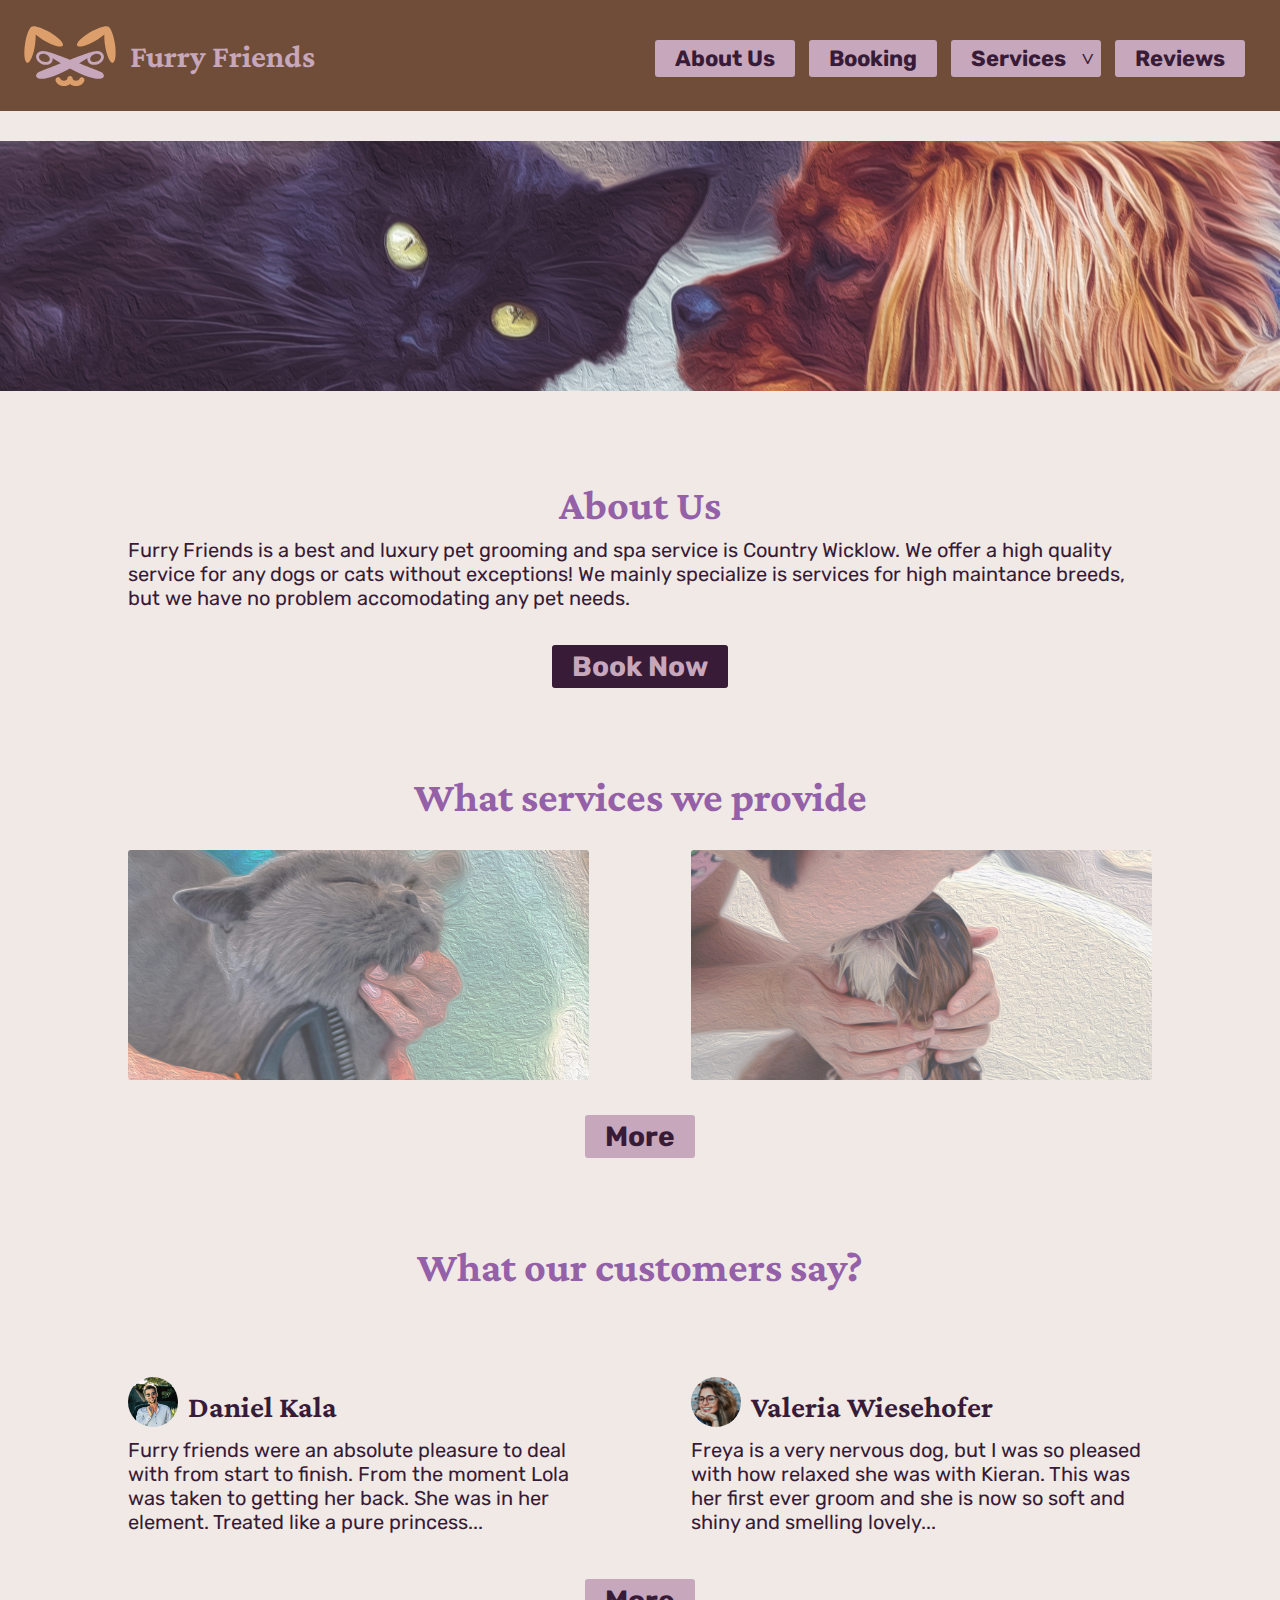
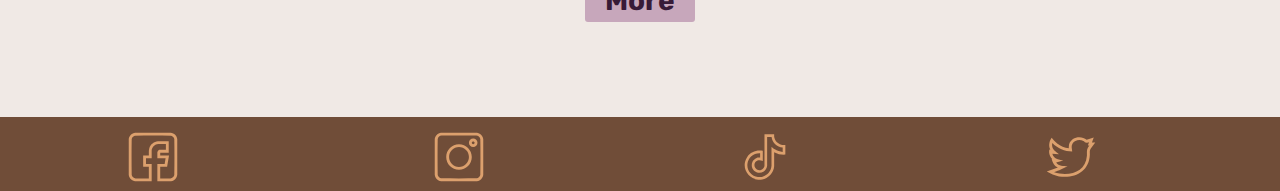
<file: index.html>
<!doctype html>
<html>
<head>
<meta http-equiv="X-UA-Compatible" content="IE=edge">
<meta name="viewport" content="width=device-width, initial-scale=1.0">
<meta charset="utf-8">
<title>Furry Friends</title>
<link href="css/layout.css" rel="stylesheet" type="text/css">
<link href="css/bootstrap-4.4.1.css" rel="stylesheet" type="text/css">
</head>

	
<body>
	<header>
		<a href="index.html"><img class="logo" src="images/logo-01.svg" alt="Logo of Furry Friends" width="100px" /></a>
		<h1>Furry Friends</h1>
		<nav class="desktop">
			<a href="about.html">About Us</a>
			<a href="booking.html">Booking</a>
			<a href="services.html">Services</a>
			<a onclick="myFunction2()" class="dropservices">˅</a>
			<div class="dropd" id="drop1">
				<a class="link" href="dog-grooming.html">Dog Grooming</a>
				<a class="link" href="dog-spa.html">Dog Spa</a>
				<a class="link" href="dog-hotel.html">Dog Hotel</a>
				<a class="link" href="cat-grooming.html">Cat Grooming</a>
				<a class="link" href="cat-spa.html">Cat Spa</a>
			</div>
			<a href="reviews.html">Reviews</a>
		</nav>

		<nav class="mobile">
			<img src="images/hamburger.svg" width="80px" onclick="myFunction()" alt="Hamburger Menu" />
			<div class="drop" id="drop2">
				<a class="link" href="dog-grooming.html">Dog Grooming</a>
				<a class="link" href="dog-spa.html">Dog Spa</a>
				<a class="link" href="dog-hotel.html">Dog Hotel</a>
				<a class="link" href="cat-grooming.html">Cat Grooming</a>
				<a class="link" href="cat-spa.html">Cat Spa</a>
			</div>
		</nav>
	</header>
	
	<section class="mainimg">
	</section>
	
	<main>
  	  <h2>About Us</h2>
		<p>Furry Friends is a best and luxury pet grooming and spa service is Country Wicklow. We offer a high quality service for any dogs or cats without exceptions! We mainly specialize is services for high maintance breeds, but we have no problem accomodating any pet needs.</p>
		<div class="center"><a href="booking.html" class="linkdark">Book Now</a></div>
		
		<h2>What services we provide</h2>
		<div class="row">
			<div class="col1img"><a href="cat-grooming.html"><h3 class="light">Cat Grooming</h3></a></div>
			<div class="col2img"><a href="dog-spa.html"><h3 class="light">Dog Spa</h3></a></div>
		</div>
		<div class="center"><a href="services.html" class="link">More</a></div>
		
		<h2>What our customers say?</h2>
		<div class="row">
			<div class="col2">
				<div class="profile">
					<img src="images/user-daniel-kala.jpg" alt="profile picture of a man"/>
					<h3>Daniel Kala</h3>
				</div>
				<p>Furry friends were an absolute pleasure to deal with from start to finish. From the moment Lola was taken to getting her back. She was in her element. Treated like a pure princess...</p>
			</div>
			<div class="col2v2">
				<div class="profile">
					<img src="images/user-valeria-wiesehofer.jpg" alt="profile picture of a woman"/>
					<h3>Valeria Wiesehofer</h3>
				</div>
				<p>Freya is a very nervous dog, but I was so pleased with how relaxed she was with Kieran. This was her first ever groom and she is now so soft and shiny and smelling lovely...</p>
			</div>
		</div>
		<div class="center"><a href="reviews.html" class="link">More</a></div>
</main>
	<footer>
		<div class="row">
	    <a href="https://www.facebook.com/"><img src="images/icons_facebook.svg" width="50px" alt="facebook"/></a>
		<a href="https://www.instagram.com/"><img src="images/icons_instagram.svg" width="50px" alt="instagram"/></a>
		<a href="https://www.tiktok.com"><img src="images/icons_tiktok.svg" width="50px" alt="tiktok"/></a>
		<a href="https://x.com"><img src="images/icons_twitter.svg" width="50px" alt="twitter"/></a>
		</div>
	</footer>
<script src="js/jquery-3.4.1.min.js"></script>
<script src="js/popper.min.js"></script>
<script src="js/bootstrap-4.4.1.js"></script>
<script src="js/myscripts.js"></script>
</body>
</html>
</file>
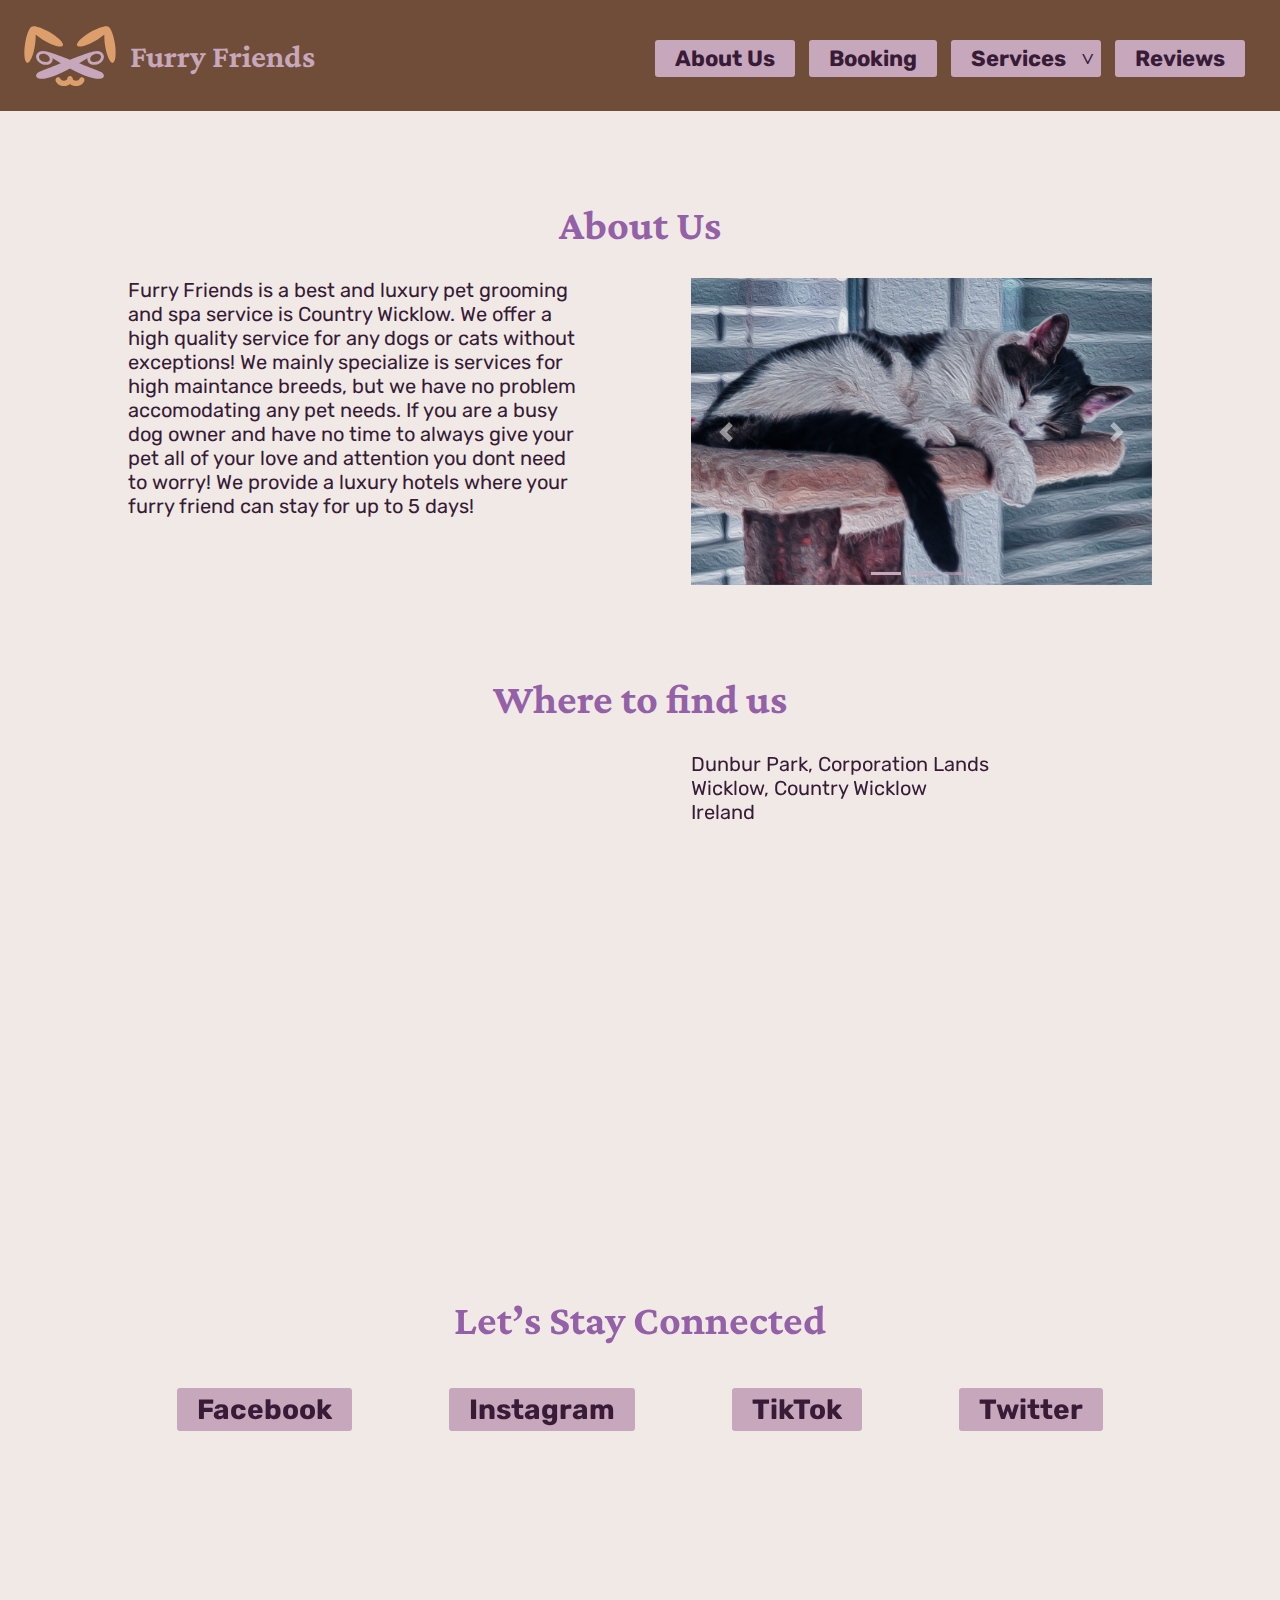
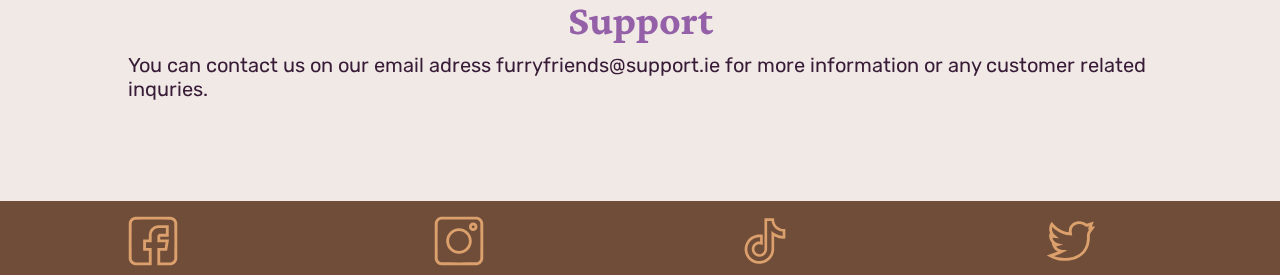
<file: about.html>
<!doctype html>
<html>
<head>
<meta charset="utf-8">
<meta name="viewport" content="width=device-width, initial-scale-1.0">
<meta http-equiv="X-UA-Compatible" content="IE-edge">
<title>About Us</title>
	<link href="css/layout.css" rel="stylesheet" type="text/css">
	<link href="css/bootstrap-4.4.1.css" rel="stylesheet" type="text/css">
</head>

	
<body>
	<header>
		<a href="index.html"><img class="logo" src="images/logo-01.svg" alt="Logo of Furry Friends" width="100px" /></a>
		<h1>Furry Friends</h1>
		<nav class="desktop">
			<a href="about.html">About Us</a>
			<a href="booking.html">Booking</a>
			<a href="services.html">Services</a>
			<a onclick="myFunction2()" class="dropservices">˅</a>
			<div class="dropd" id="drop1">
				<a class="link" href="dog-grooming.html">Dog Grooming</a>
				<a class="link" href="dog-spa.html">Dog Spa</a>
				<a class="link" href="dog-hotel.html">Dog Hotel</a>
				<a class="link" href="cat-grooming.html">Cat Grooming</a>
				<a class="link" href="cat-spa.html">Cat Spa</a>
			</div>
			<a href="reviews.html">Reviews</a>
		</nav>

		<nav class="mobile">
			<img src="images/hamburger.svg" width="80px" onclick="myFunction()" alt="Hamburger Menu" />
			<div class="drop" id="drop2">
				<a class="link" href="dog-grooming.html">Dog Grooming</a>
				<a class="link" href="dog-spa.html">Dog Spa</a>
				<a class="link" href="dog-hotel.html">Dog Hotel</a>
				<a class="link" href="cat-grooming.html">Cat Grooming</a>
				<a class="link" href="cat-spa.html">Cat Spa</a>
			</div>
		</nav>
	</header>
	<main>
  	  <h2>About Us</h2>
		<div class="row">
			<div class="col2">
				<p>Furry Friends is a best and luxury pet grooming and spa service is Country Wicklow. We offer a high quality service for any dogs or cats without exceptions! We mainly specialize is services for high maintance breeds, but we have no problem accomodating any pet needs. If you are a busy dog owner and have no time to always give your pet all of your love and attention you dont need to worry! We provide a luxury hotels where your furry friend can stay for up to 5 days!</p>
			</div>
			<div class="col2v2">
				<div id="carouselExampleIndicators1" class="carousel slide" data-ride="carousel" style="background-color: #C7A7BB">
		  <ol class="carousel-indicators">
		    <li data-target="#carouselExampleIndicators1" data-slide-to="0" class="active"></li>
		    <li data-target="#carouselExampleIndicators1" data-slide-to="1"></li>
		    <li data-target="#carouselExampleIndicators1" data-slide-to="2"></li>
	      </ol>
		  <div class="carousel-inner" role="listbox">
		    <div class="carousel-item active"> <img class="d-block mx-auto" width="50%" src="images/cat-resting.png" alt="First slide">
	        </div>
		    <div class="carousel-item"> <img class="d-block mx-auto" width="50%" src="images/dog-hotel.png" alt="Second slide">
	        </div>
		    <div class="carousel-item"> <img class="d-block mx-auto" width="50%" src="images/dog-and-cat.png" alt="Third slide">
	        </div>
	      </div>
		  <a class="carousel-control-prev" href="#carouselExampleIndicators1" role="button" data-slide="prev"> <span class="carousel-control-prev-icon" aria-hidden="true"></span> <span class="sr-only">Previous</span> </a> <a class="carousel-control-next" href="#carouselExampleIndicators1" role="button" data-slide="next"> <span class="carousel-control-next-icon" aria-hidden="true"></span> <span class="sr-only">Next</span> </a>
		</div>
			</div>
		</div>
		
	<h2>Where to find us</h2>
		<div class="row">
			<div class="col2">
				<iframe src="https://www.google.com/maps/embed?pb=!1m18!1m12!1m3!1d3698.008030112339!2d-6.03642387314862!3d52.976121938434076!2m3!1f0!2f0!3f0!3m2!1i1024!2i768!4f13.1!3m3!1m2!1s0x4867b7216354013b%3A0x10e8dc12087cc4ef!2sWoofcuts%20Dog%20Groomers!5e0!3m2!1sen!2sie!4v1746454707383!5m2!1sen!2sie" width="600" height="450" style="border:0;" allowfullscreen="" loading="lazy" referrerpolicy="no-referrer-when-downgrade"></iframe>
			</div>
			<div class="col2v2">
				<p>Dunbur Park, Corporation Lands<br>
					Wicklow, Country Wicklow<br>
					Ireland
				</p>
			</div>
		</div>
		
		<h2>Let’s Stay Connected</h2>
		<div class="row">
			<div class="center"><a href="https://www.facebook.com/" class="link">Facebook</a></div>
			<div class="center"><a href="https://www.instagram.com/" class="link">Instagram</a></div>
			<div class="center"><a href="https://www.tiktok.com" class="link">TikTok</a></div>
			<div class="center"><a href="https://x.com" class="link">Twitter</a></div>
		</div>
		
		<h2>Support</h2>
		<p>You can contact us on our email adress furryfriends@support.ie for more information or any customer related inquries.</p>
	</main>
	<footer>
		<div class="row">
	    	<a href="https://www.facebook.com/"><img src="images/icons_facebook.svg" width="50px" alt="facebook"/></a>
			<a href="https://www.instagram.com/"><img src="images/icons_instagram.svg" width="50px" alt="instagram"/></a>
			<a href="https://www.tiktok.com"><img src="images/icons_tiktok.svg" width="50px" alt="tiktok"/></a>
			<a href="https://x.com"><img src="images/icons_twitter.svg" width="50px" alt="twitter"/></a>
  		</div>
	</footer>
<script src="js/jquery-3.4.1.min.js"></script>
<script src="js/popper.min.js"></script>
<script src="js/bootstrap-4.4.1.js"></script>
<script src="js/myscripts.js"></script>
</body>
</html>
</file>
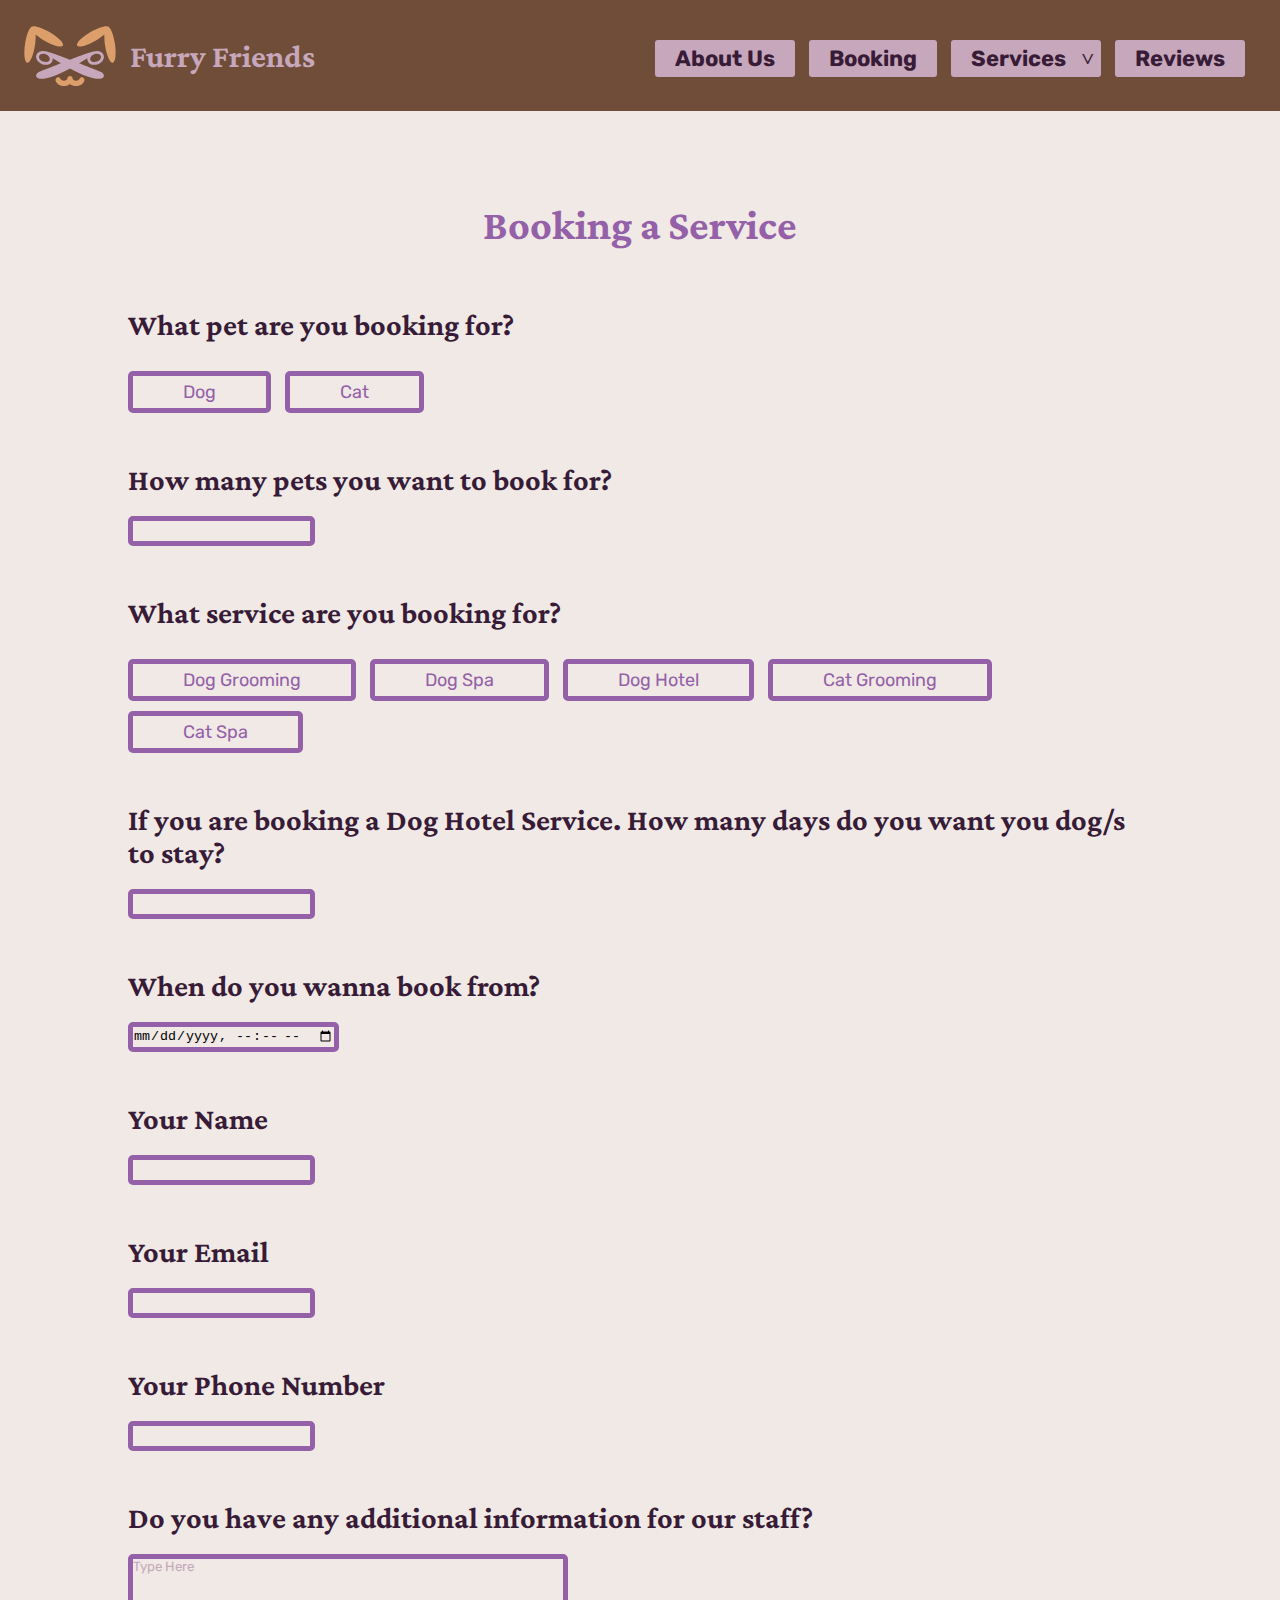
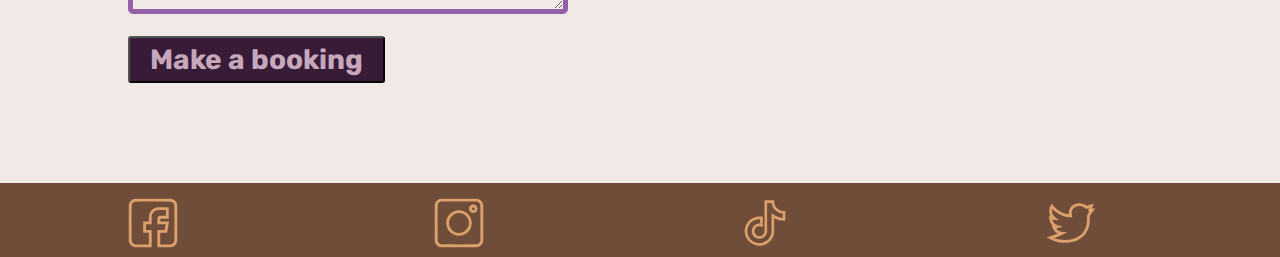
<file: booking.html>
<!doctype html>
<html>
<head>
<meta charset="utf-8">
<meta name="viewport" content="width=device-width, initial-scale-1.0">
<meta http-equiv="X-UA-Compatible" content="IE-edge">
<title>Booking</title>
	<link href="css/layout.css" rel="stylesheet" type="text/css">
	<link href="css/bootstrap-4.4.1.css" rel="stylesheet" type="text/css">
</head>

	
<body>
	<header>
		<a href="index.html"><img class="logo" src="images/logo-01.svg" alt="Logo of Furry Friends" width="100px" /></a>
		<h1>Furry Friends</h1>
		<nav class="desktop">
			<a href="about.html">About Us</a>
			<a href="booking.html">Booking</a>
			<a href="services.html">Services</a>
			<a onclick="myFunction2()" class="dropservices">˅</a>
			<div class="dropd" id="drop1">
				<a class="link" href="dog-grooming.html">Dog Grooming</a>
				<a class="link" href="dog-spa.html">Dog Spa</a>
				<a class="link" href="dog-hotel.html">Dog Hotel</a>
				<a class="link" href="cat-grooming.html">Cat Grooming</a>
				<a class="link" href="cat-spa.html">Cat Spa</a>
			</div>
			<a href="reviews.html">Reviews</a>
		</nav>

		<nav class="mobile">
			<img src="images/hamburger.svg" width="80px" onclick="myFunction()" alt="Hamburger Menu" />
			<div class="drop" id="drop2">
				<a class="link" href="dog-grooming.html">Dog Grooming</a>
				<a class="link" href="dog-spa.html">Dog Spa</a>
				<a class="link" href="dog-hotel.html">Dog Hotel</a>
				<a class="link" href="cat-grooming.html">Cat Grooming</a>
				<a class="link" href="cat-spa.html">Cat Spa</a>
			</div>
		</nav>
	</header>
	
	<main>
		<h2>Booking a Service</h2>
		<div class="row">
		</div>
		
		<form action="submitted.html">
			<fieldset>
				<legend><h3>What pet are you booking for?</h3></legend>
					<input id="dog" name="dog" type="button" value="Dog">
					<input id="cat" name="cat" type="button" value="Cat">
			</fieldset>
			
			<fieldset>
				<legend><h3>How many pets you want to book for?</h3></legend>
					<input id="count" name="count" type="number">
			</fieldset>
			
			<fieldset>
				<legend><h3>What service are you booking for?</h3></legend>
					<input id="dogg" name="Dog-Grooming" type="button" value="Dog Grooming">
					<input id="dogs" name="Dog-Spa" type="button" value="Dog Spa">
					<input id="dogh" name="Dog-Hotel" type="button" value="Dog Hotel">
					<input id="catg" name="Cat-Grooming" type="button" value="Cat Grooming">
					<input id="cats" name="Cat-Spa" type="button" value="Cat Spa">
			</fieldset>
			
			<fieldset>
				<legend><h3>If you are booking a Dog Hotel Service. How many days do you want you dog/s to stay?</h3></legend>
					<input type="number" id="doghlenght" name="doghlenght">
			</fieldset>
			
			<fieldset>
				<legend><h3>When do you wanna book from?</h3></legend>
					<input type="datetime-local" id="avalibility" name="avalibility">
			</fieldset>
			
			<fieldset>
				<legend><h3>Your Name</h3></legend>
					<input type="text" id="name" name="name">
			</fieldset>
			
			<fieldset>
				<legend><h3>Your Email</h3></legend>
					<input id="email" type="email">
			</fieldset>
			
			<fieldset>
				<legend><h3>Your Phone Number</h3></legend>
					<input id="telephone" type="tel">
			</fieldset>
			
			<fieldset>
				<legend><h3>Do you have any additional information for our staff?</h3></legend>
					<textarea id="questions" name="questions" rows="4" cols="50">Type Here</textarea>
			</fieldset>
			
			<br>
			<input id="submit" type="submit" value="Make a booking">
		</form>
		
	</main>
	
	<footer>
		<div class="row">
	    <a href="https://www.facebook.com/"><img src="images/icons_facebook.svg" width="50px" alt="facebook"/></a>
		<a href="https://www.instagram.com/"><img src="images/icons_instagram.svg" width="50px" alt="instagram"/></a>
		<a href="https://www.tiktok.com"><img src="images/icons_tiktok.svg" width="50px" alt="tiktok"/></a>
		<a href="https://x.com"><img src="images/icons_twitter.svg" width="50px" alt="twitter"/></a>
		</div>
	</footer>
<script src="js/jquery-3.4.1.min.js"></script>
<script src="js/popper.min.js"></script>
<script src="js/bootstrap-4.4.1.js"></script>
<script src="js/myscripts.js"></script>
</body>
</html>
</file>
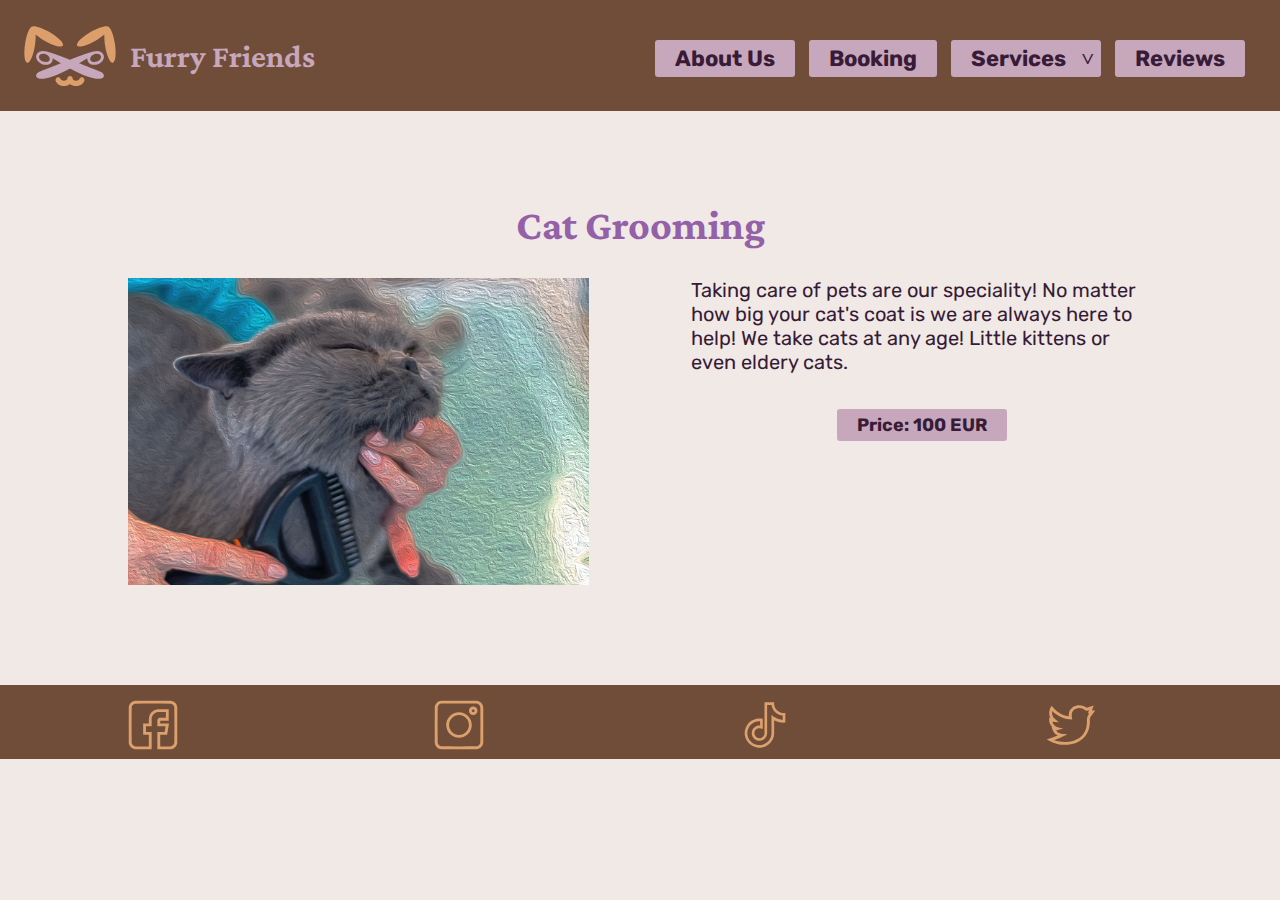
<file: cat-grooming.html>
<!doctype html>
<html>
<head>
<meta charset="utf-8">
<meta name="viewport" content="width=device-width, initial-scale-1.0">
<meta http-equiv="X-UA-Compatible" content="IE-edge">
<title>Cat Grooming</title>
	<link href="css/layout.css" rel="stylesheet" type="text/css">
	<link href="css/bootstrap-4.4.1.css" rel="stylesheet" type="text/css">
</head>
<body>
	<header>
		<a href="index.html"><img class="logo" src="images/logo-01.svg" alt="Logo of Furry Friends" width="100px" /></a>
		<h1>Furry Friends</h1>
		<nav class="desktop">
			<a href="about.html">About Us</a>
			<a href="booking.html">Booking</a>
			<a href="services.html">Services</a>
			<a onclick="myFunction2()" class="dropservices">˅</a>
			<div class="dropd" id="drop1">
				<a class="link" href="dog-grooming.html">Dog Grooming</a>
				<a class="link" href="dog-spa.html">Dog Spa</a>
				<a class="link" href="dog-hotel.html">Dog Hotel</a>
				<a class="link" href="cat-grooming.html">Cat Grooming</a>
				<a class="link" href="cat-spa.html">Cat Spa</a>
			</div>
			<a href="reviews.html">Reviews</a>
		</nav>

		<nav class="mobile">
			<img src="images/hamburger.svg" width="80px" onclick="myFunction()" alt="Hamburger Menu" />
			<div class="drop" id="drop2">
				<a class="link" href="dog-grooming.html">Dog Grooming</a>
				<a class="link" href="dog-spa.html">Dog Spa</a>
				<a class="link" href="dog-hotel.html">Dog Hotel</a>
				<a class="link" href="cat-grooming.html">Cat Grooming</a>
				<a class="link" href="cat-spa.html">Cat Spa</a>
			</div>
		</nav>
	</header>
	
	<main>
		<h2>Cat Grooming</h2>
		<div class="row">
			<div class="col2"><img src="images/cat-grooming.png" alt="Cat getting groomed"></div>
			<div class="col2v2">
				<p>Taking care of pets are our speciality! No matter how big your cat's coat is we are always here to help! We take cats at any age! Little kittens or even eldery cats.</p>
				<div class="center"><a href="booking.html" class="linksmall">Price: 100 EUR</a></div>
			</div>
		</div> 
	</main>
	
	<footer>
		<div class="row">
	    <a href="https://www.facebook.com/"><img src="images/icons_facebook.svg" width="50px" alt="facebook"/></a>
		<a href="https://www.instagram.com/"><img src="images/icons_instagram.svg" width="50px" alt="instagram"/></a>
		<a href="https://www.tiktok.com"><img src="images/icons_tiktok.svg" width="50px" alt="tiktok"/></a>
		<a href="https://x.com"><img src="images/icons_twitter.svg" width="50px" alt="twitter"/></a>
		</div>
	</footer>
<script src="js/jquery-3.4.1.min.js"></script>
<script src="js/popper.min.js"></script>
<script src="js/bootstrap-4.4.1.js"></script>
<script src="js/myscripts.js"></script>
</body>
</html>
</file>
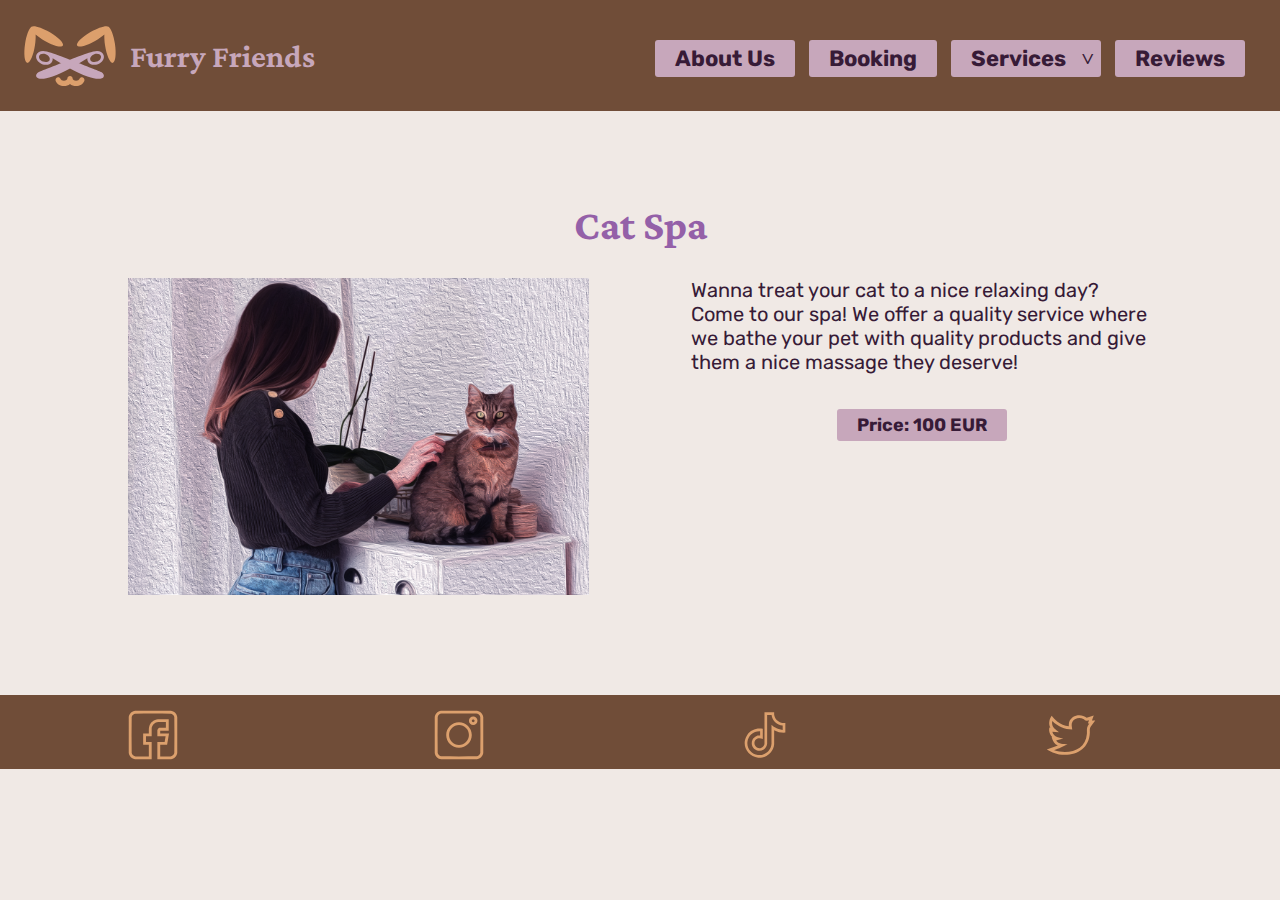
<file: cat-spa.html>
<!doctype html>
<html>
<head>
<meta charset="utf-8">
<meta name="viewport" content="width=device-width, initial-scale-1.0">
<meta http-equiv="X-UA-Compatible" content="IE-edge">
<title>Cat Spa</title>
	<link href="css/layout.css" rel="stylesheet" type="text/css">
	<link href="css/bootstrap-4.4.1.css" rel="stylesheet" type="text/css">
</head>

<body>
	<header>
		<a href="index.html"><img class="logo" src="images/logo-01.svg" alt="Logo of Furry Friends" width="100px" /></a>
		<h1>Furry Friends</h1>
		<nav class="desktop">
			<a href="about.html">About Us</a>
			<a href="booking.html">Booking</a>
			<a href="services.html">Services</a>
			<a onclick="myFunction2()" class="dropservices">˅</a>
			<div class="dropd" id="drop1">
				<a class="link" href="dog-grooming.html">Dog Grooming</a>
				<a class="link" href="dog-spa.html">Dog Spa</a>
				<a class="link" href="dog-hotel.html">Dog Hotel</a>
				<a class="link" href="cat-grooming.html">Cat Grooming</a>
				<a class="link" href="cat-spa.html">Cat Spa</a>
			</div>
			<a href="reviews.html">Reviews</a>
		</nav>

		<nav class="mobile">
			<img src="images/hamburger.svg" width="80px" onclick="myFunction()" alt="Hamburger Menu" />
			<div class="drop" id="drop2">
				<a class="link" href="dog-grooming.html">Dog Grooming</a>
				<a class="link" href="dog-spa.html">Dog Spa</a>
				<a class="link" href="dog-hotel.html">Dog Hotel</a>
				<a class="link" href="cat-grooming.html">Cat Grooming</a>
				<a class="link" href="cat-spa.html">Cat Spa</a>
			</div>
		</nav>
	</header>
	
	<main>
		<h2>Cat Spa</h2>
		<div class="row">
			<div class="col2"><img src="images/cat-spa.png" alt="Cat getting a care"></div>
			<div class="col2v2">
				<p>Wanna treat your cat to a nice relaxing day? Come to our spa! We offer a quality service where we bathe your pet with quality products and give them a nice massage they deserve!</p>
				<div class="center"><a href="booking.html" class="linksmall">Price: 100 EUR</a></div>
			</div>
		</div> 
	</main>
	
	<footer>
		<div class="row">
	    <a href="https://www.facebook.com/"><img src="images/icons_facebook.svg" width="50px" alt="facebook"/></a>
		<a href="https://www.instagram.com/"><img src="images/icons_instagram.svg" width="50px" alt="instagram"/></a>
		<a href="https://www.tiktok.com"><img src="images/icons_tiktok.svg" width="50px" alt="tiktok"/></a>
		<a href="https://x.com"><img src="images/icons_twitter.svg" width="50px" alt="twitter"/></a>
		</div>
	</footer>
<script src="js/jquery-3.4.1.min.js"></script>
<script src="js/popper.min.js"></script>
<script src="js/bootstrap-4.4.1.js"></script>
<script src="js/myscripts.js"></script>
</body>
</html>
</file>
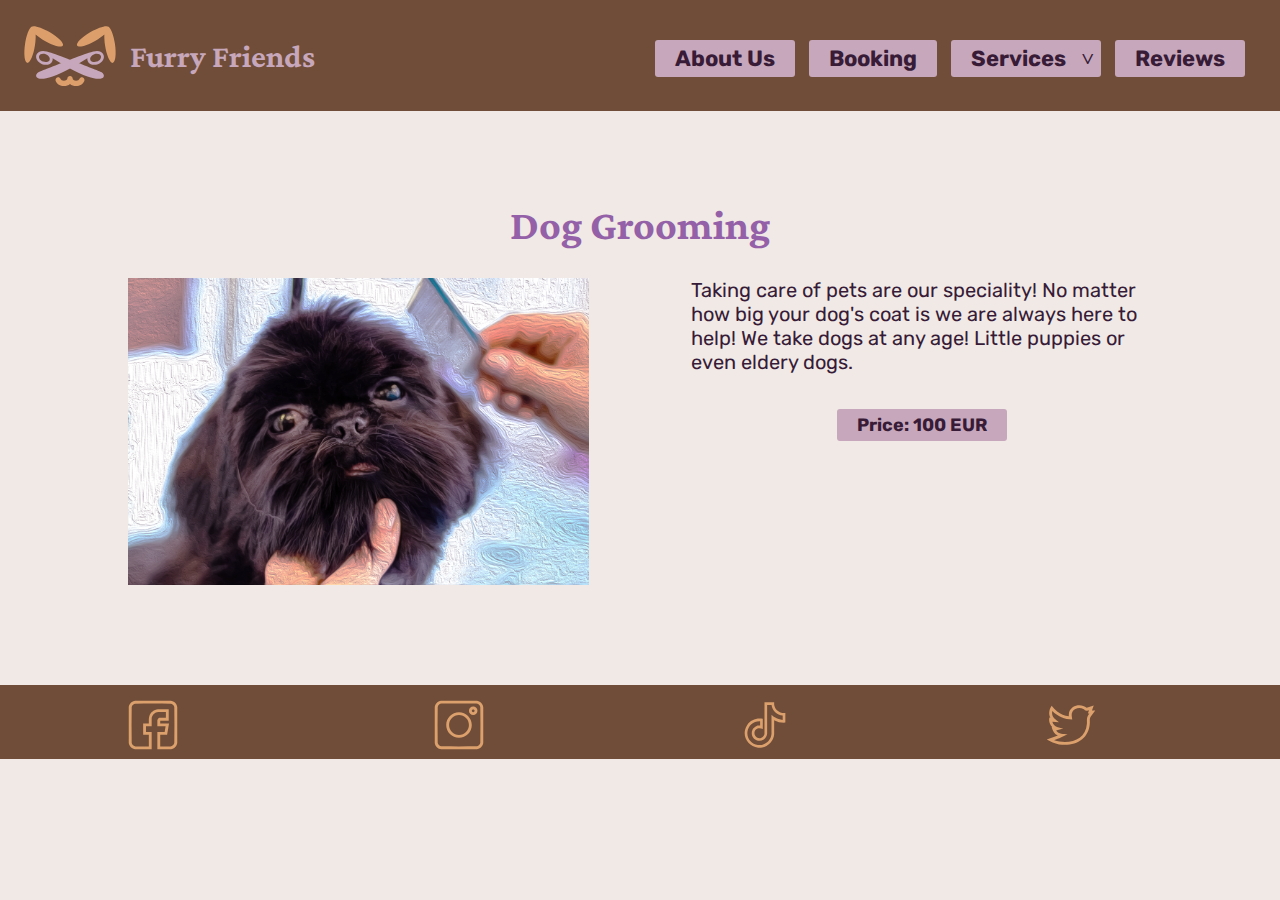
<file: dog-grooming.html>
<!doctype html>
<html>
<head>
<meta charset="utf-8">
<meta name="viewport" content="width=device-width, initial-scale-1.0">
<meta http-equiv="X-UA-Compatible" content="IE-edge">
<title>Dog Grooming</title>
	<link href="css/layout.css" rel="stylesheet" type="text/css">
	<link href="css/bootstrap-4.4.1.css" rel="stylesheet" type="text/css">
</head>

<body>
	<header>
		<a href="index.html"><img class="logo" src="images/logo-01.svg" alt="Logo of Furry Friends" width="100px" /></a>
		<h1>Furry Friends</h1>
		<nav class="desktop">
			<a href="about.html">About Us</a>
			<a href="booking.html">Booking</a>
			<a href="services.html">Services</a>
			<a onclick="myFunction2()" class="dropservices">˅</a>
			<div class="dropd" id="drop1">
				<a class="link" href="dog-grooming.html">Dog Grooming</a>
				<a class="link" href="dog-spa.html">Dog Spa</a>
				<a class="link" href="dog-hotel.html">Dog Hotel</a>
				<a class="link" href="cat-grooming.html">Cat Grooming</a>
				<a class="link" href="cat-spa.html">Cat Spa</a>
			</div>
			<a href="reviews.html">Reviews</a>
		</nav>

		<nav class="mobile">
			<img src="images/hamburger.svg" width="80px" onclick="myFunction()" alt="Hamburger Menu" />
			<div class="drop" id="drop2">
				<a class="link" href="dog-grooming.html">Dog Grooming</a>
				<a class="link" href="dog-spa.html">Dog Spa</a>
				<a class="link" href="dog-hotel.html">Dog Hotel</a>
				<a class="link" href="cat-grooming.html">Cat Grooming</a>
				<a class="link" href="cat-spa.html">Cat Spa</a>
			</div>
		</nav>
	</header>
	
	<main>
		<h2>Dog Grooming</h2>
    	<div class="row">
			<div class="col2"><img src="images/dog-grooming.png" alt="Dog getting groomed"></div>
			<div class="col2v2">
				<p>Taking care of pets are our speciality! No matter how big your dog's coat is we are always here to help! We take dogs at any age! Little puppies or even eldery dogs.</p>
				<div class="center"><a href="booking.html" class="linksmall">Price: 100 EUR</a></div>
		  </div>
		</div> 
	</main>
	
	<footer>
		<div class="row">
	    <a href="https://www.facebook.com/"><img src="images/icons_facebook.svg" width="50px" alt="facebook"/></a>
		<a href="https://www.instagram.com/"><img src="images/icons_instagram.svg" width="50px" alt="instagram"/></a>
		<a href="https://www.tiktok.com"><img src="images/icons_tiktok.svg" width="50px" alt="tiktok"/></a>
		<a href="https://x.com"><img src="images/icons_twitter.svg" width="50px" alt="twitter"/></a>
		</div>
	</footer>
<script src="js/jquery-3.4.1.min.js"></script>
<script src="js/popper.min.js"></script>
<script src="js/bootstrap-4.4.1.js"></script>
<script src="js/myscripts.js"></script>
</body>
</html>
</file>
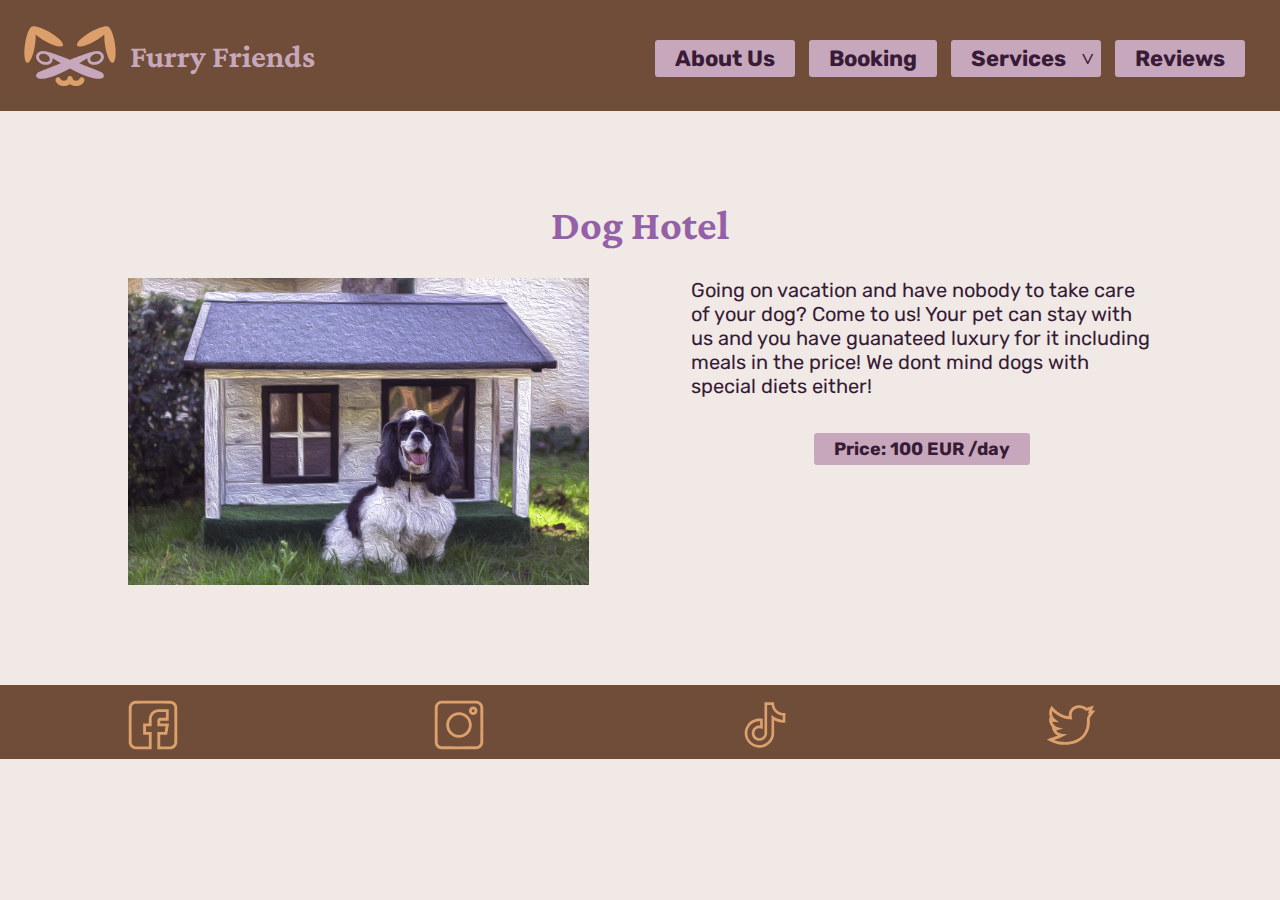
<file: dog-hotel.html>
<!doctype html>
<html>
<head>
<meta charset="utf-8">
<meta name="viewport" content="width=device-width, initial-scale-1.0">
<meta http-equiv="X-UA-Compatible" content="IE-edge">
<title>Dog Hotel</title>
	<link href="css/layout.css" rel="stylesheet" type="text/css">
	<link href="css/bootstrap-4.4.1.css" rel="stylesheet" type="text/css">
</head>

<body>
	<header>
		<a href="index.html"><img class="logo" src="images/logo-01.svg" alt="Logo of Furry Friends" width="100px" /></a>
		<h1>Furry Friends</h1>
		<nav class="desktop">
			<a href="about.html">About Us</a>
			<a href="booking.html">Booking</a>
			<a href="services.html">Services</a>
			<a onclick="myFunction2()" class="dropservices">˅</a>
			<div class="dropd" id="drop1">
				<a class="link" href="dog-grooming.html">Dog Grooming</a>
				<a class="link" href="dog-spa.html">Dog Spa</a>
				<a class="link" href="dog-hotel.html">Dog Hotel</a>
				<a class="link" href="cat-grooming.html">Cat Grooming</a>
				<a class="link" href="cat-spa.html">Cat Spa</a>
			</div>
			<a href="reviews.html">Reviews</a>
		</nav>

		<nav class="mobile">
			<img src="images/hamburger.svg" width="80px" onclick="myFunction()" alt="Hamburger Menu" />
			<div class="drop" id="drop2">
				<a class="link" href="dog-grooming.html">Dog Grooming</a>
				<a class="link" href="dog-spa.html">Dog Spa</a>
				<a class="link" href="dog-hotel.html">Dog Hotel</a>
				<a class="link" href="cat-grooming.html">Cat Grooming</a>
				<a class="link" href="cat-spa.html">Cat Spa</a>
			</div>
		</nav>
	</header>
	
	<main>
		<h2>Dog Hotel</h2>
		<div class="row">
			<div class="col2"><img src="images/dog-hotel.png" alt="Dog ned to a Dog Hotel"></div>
			<div class="col2v2">
				<p>Going on vacation and have nobody to take care of your dog? Come to us! Your pet can stay with us and you have guanateed luxury for it including meals in the price! We dont mind dogs with special diets either!</p>
				<div class="center"><a href="booking.html" class="linksmall">Price: 100 EUR /day</a></div>
			</div>
		</div> 
	</main>
	
	<footer>
		<div class="row">
	    <a href="https://www.facebook.com/"><img src="images/icons_facebook.svg" width="50px" alt="facebook"/></a>
		<a href="https://www.instagram.com/"><img src="images/icons_instagram.svg" width="50px" alt="instagram"/></a>
		<a href="https://www.tiktok.com"><img src="images/icons_tiktok.svg" width="50px" alt="tiktok"/></a>
		<a href="https://x.com"><img src="images/icons_twitter.svg" width="50px" alt="twitter"/></a>
		</div>
	</footer>
<script src="js/jquery-3.4.1.min.js"></script>
<script src="js/popper.min.js"></script>
<script src="js/bootstrap-4.4.1.js"></script>
<script src="js/myscripts.js"></script>
</body>
</html>
</file>
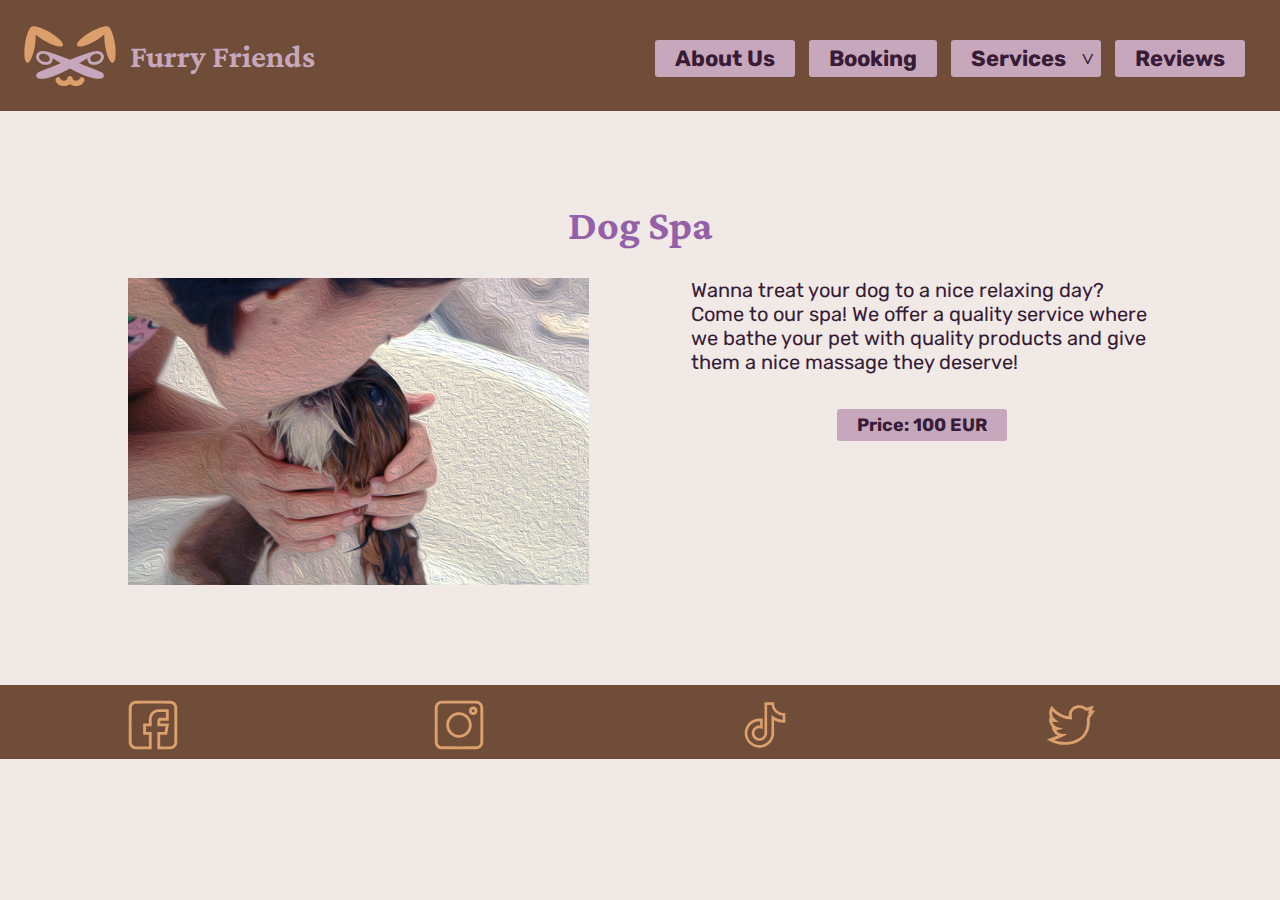
<file: dog-spa.html>
<!doctype html>
<html>
<head>
<meta charset="utf-8">
<meta name="viewport" content="width=device-width, initial-scale-1.0">
<meta http-equiv="X-UA-Compatible" content="IE-edge">
<title>Dog Spa</title>
	<link href="css/layout.css" rel="stylesheet" type="text/css">
	<link href="css/bootstrap-4.4.1.css" rel="stylesheet" type="text/css">
</head>

<body>
	<header>
		<a href="index.html"><img class="logo" src="images/logo-01.svg" alt="Logo of Furry Friends" width="100px" /></a>
		<h1>Furry Friends</h1>
		<nav class="desktop">
			<a href="about.html">About Us</a>
			<a href="booking.html">Booking</a>
			<a href="services.html">Services</a>
			<a onclick="myFunction2()" class="dropservices">˅</a>
			<div class="dropd" id="drop1">
				<a class="link" href="dog-grooming.html">Dog Grooming</a>
				<a class="link" href="dog-spa.html">Dog Spa</a>
				<a class="link" href="dog-hotel.html">Dog Hotel</a>
				<a class="link" href="cat-grooming.html">Cat Grooming</a>
				<a class="link" href="cat-spa.html">Cat Spa</a>
			</div>
			<a href="reviews.html">Reviews</a>
		</nav>

		<nav class="mobile">
			<img src="images/hamburger.svg" width="80px" onclick="myFunction()" alt="Hamburger Menu" />
			<div class="drop" id="drop2">
				<a class="link" href="dog-grooming.html">Dog Grooming</a>
				<a class="link" href="dog-spa.html">Dog Spa</a>
				<a class="link" href="dog-hotel.html">Dog Hotel</a>
				<a class="link" href="cat-grooming.html">Cat Grooming</a>
				<a class="link" href="cat-spa.html">Cat Spa</a>
			</div>
		</nav>
	</header>
	
	<main>
		<h2>Dog Spa</h2>
		<div class="row">
			<div class="col2"><img src="images/dog-spa.png" alt="Dog getting a spa"></div>
			<div class="col2v2">
				<p>Wanna treat your dog to a nice relaxing day? Come to our spa! We offer a quality service where we bathe your pet with quality products and give them a nice massage they deserve!</p>
				<div class="center"><a href="booking.html" class="linksmall">Price: 100 EUR</a></div>
			</div>
		</div> 
	</main>
	
	<footer>
		<div class="row">
	    <a href="https://www.facebook.com/"><img src="images/icons_facebook.svg" width="50px" alt="facebook"/></a>
		<a href="https://www.instagram.com/"><img src="images/icons_instagram.svg" width="50px" alt="instagram"/></a>
		<a href="https://www.tiktok.com"><img src="images/icons_tiktok.svg" width="50px" alt="tiktok"/></a>
		<a href="https://x.com"><img src="images/icons_twitter.svg" width="50px" alt="twitter"/></a>
		</div>
	</footer>
<script src="js/jquery-3.4.1.min.js"></script>
<script src="js/popper.min.js"></script>
<script src="js/bootstrap-4.4.1.js"></script>
<script src="js/myscripts.js"></script>
</body>
</html>
</file>
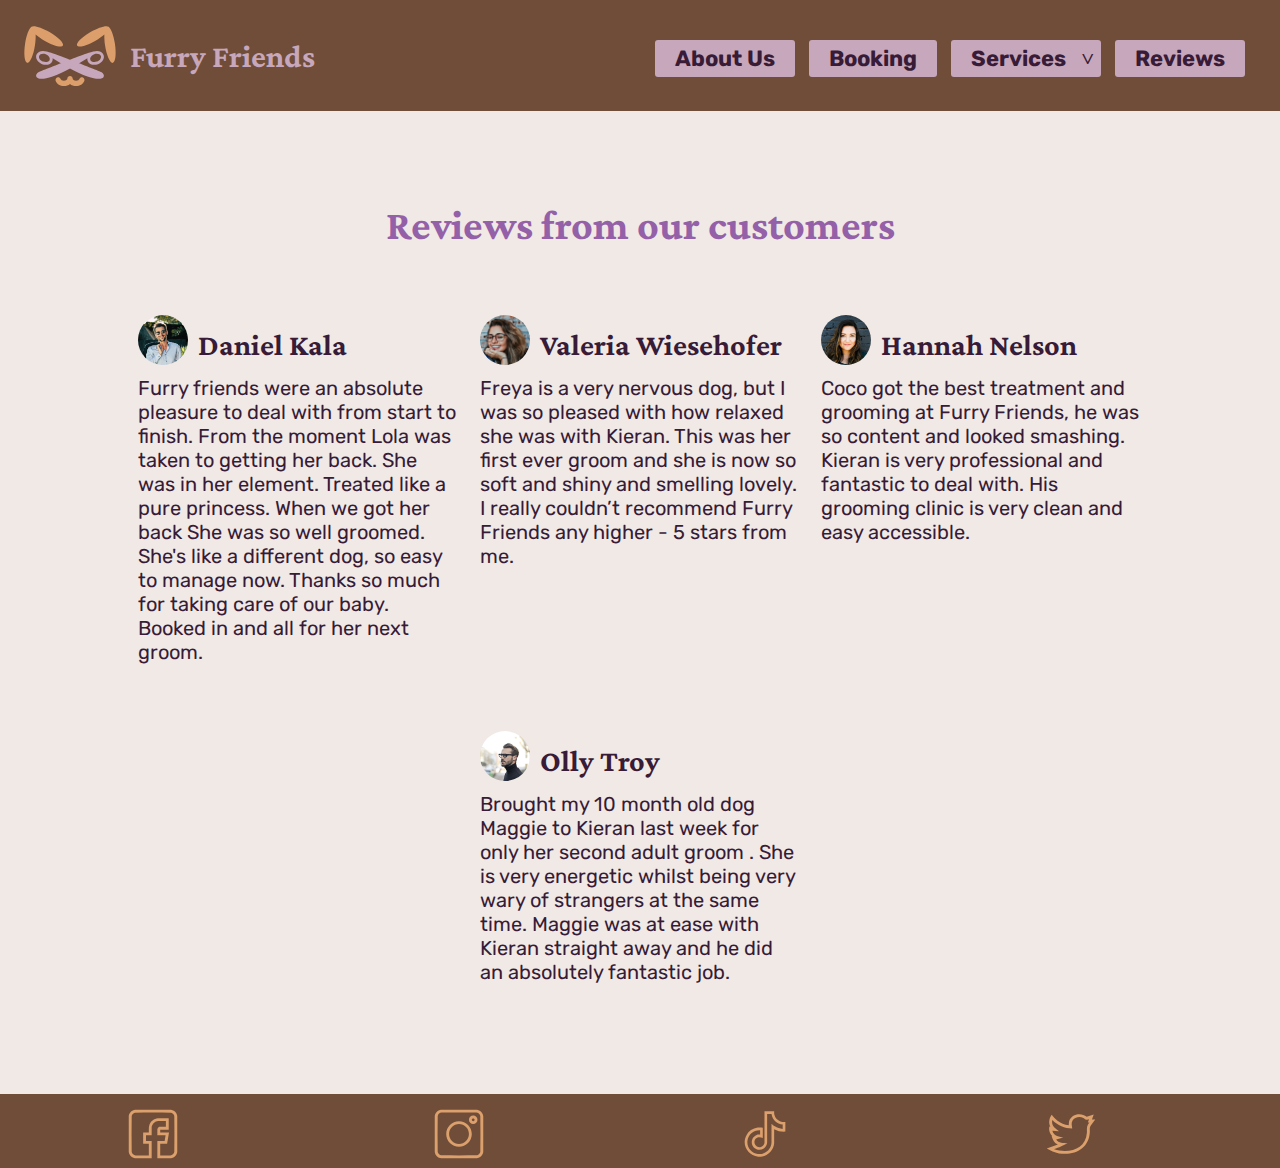
<file: reviews.html>
<!doctype html>
<html>
<head>
<meta charset="utf-8">
<meta name="viewport" content="width=device-width, initial-scale-1.0">
<meta http-equiv="X-UA-Compatible" content="IE-edge">
<title>Reviews</title>
	<link href="css/layout.css" rel="stylesheet" type="text/css">
	<link href="css/bootstrap-4.4.1.css" rel="stylesheet" type="text/css">
</head>

<body>
	<header>
		<a href="index.html"><img class="logo" src="images/logo-01.svg" alt="Logo of Furry Friends" width="100px" /></a>
		<h1>Furry Friends</h1>
		<nav class="desktop">
			<a href="about.html">About Us</a>
			<a href="booking.html">Booking</a>
			<a href="services.html">Services</a>
			<a onclick="myFunction2()" class="dropservices">˅</a>
			<div class="dropd" id="drop1">
				<a class="link" href="dog-grooming.html">Dog Grooming</a>
				<a class="link" href="dog-spa.html">Dog Spa</a>
				<a class="link" href="dog-hotel.html">Dog Hotel</a>
				<a class="link" href="cat-grooming.html">Cat Grooming</a>
				<a class="link" href="cat-spa.html">Cat Spa</a>
			</div>
			<a href="reviews.html">Reviews</a>
		</nav>

		<nav class="mobile">
			<img src="images/hamburger.svg" width="80px" onclick="myFunction()" alt="Hamburger Menu" />
			<div class="drop" id="drop2">
				<a class="link" href="dog-grooming.html">Dog Grooming</a>
				<a class="link" href="dog-spa.html">Dog Spa</a>
				<a class="link" href="dog-hotel.html">Dog Hotel</a>
				<a class="link" href="cat-grooming.html">Cat Grooming</a>
				<a class="link" href="cat-spa.html">Cat Spa</a>
			</div>
		</nav>
	</header>
	
	<main>
		<h2>Reviews from our customers</h2>
		<div class="row">
			<div class="col3">
				<div class="profile">
					<img src="images/user-daniel-kala.jpg" alt="profile picture of a man"/>
					<h3>Daniel Kala</h3>
				</div>
				<p>Furry friends were an absolute pleasure to deal with from start to finish. From the moment Lola was taken to getting her back. She was in her element. Treated like a pure princess. When we got her back She was so well groomed. She's like a different dog, so easy to manage now. Thanks so much for taking care of our baby. Booked in and all for her next groom.</p>
			</div>
			<div class="col3">
				<div class="profile">
					<img src="images/user-valeria-wiesehofer.jpg" alt="profile picture of a woman"/>
					<h3>Valeria Wiesehofer</h3>
				</div>
				<p>Freya is a very nervous dog, but I was so pleased with how relaxed she was with Kieran. This was her first ever groom and she is now so soft and shiny and smelling lovely. I really couldn’t recommend Furry Friends any higher - 5 stars from me.</p>
			</div>
			<div class="col3">
				<div class="profile">
					<img src="images/user-hannah-nelson.jpg" alt="profile picture of a woman"/>
					<h3>Hannah Nelson</h3>
				</div>
				<p>Coco got the best treatment and grooming at Furry Friends, he was so content and looked smashing. Kieran is very professional and fantastic to deal with. His grooming clinic is very clean and easy accessible.</p>
			</div>
		</div>
		<div class="row">
			<div class="col3">
			</div>
			<div class="col3">
				<div class="profile">
					<img src="images/user-olly-troy.jpg" alt="profile picture of a man"/>
					<h3>Olly Troy</h3>
				</div>
				<p>Brought my 10 month old dog Maggie to Kieran last week for only her second adult groom . She is very energetic whilst being very wary of strangers at the same time. Maggie was at ease with Kieran straight away and he did an absolutely fantastic job.</p>
			</div>
			<div class="col3">
			</div>
		</div>
	</main>
	
	<footer>
		<div class="row">
	    <a href="https://www.facebook.com/"><img src="images/icons_facebook.svg" width="50px" alt="facebook"/></a>
		<a href="https://www.instagram.com/"><img src="images/icons_instagram.svg" width="50px" alt="instagram"/></a>
		<a href="https://www.tiktok.com"><img src="images/icons_tiktok.svg" width="50px" alt="tiktok"/></a>
		<a href="https://x.com"><img src="images/icons_twitter.svg" width="50px" alt="twitter"/></a>
		</div>
	</footer>
<script src="js/jquery-3.4.1.min.js"></script>
<script src="js/popper.min.js"></script>
<script src="js/bootstrap-4.4.1.js"></script>
<script src="js/myscripts.js"></script>
</body>
</html>
</file>
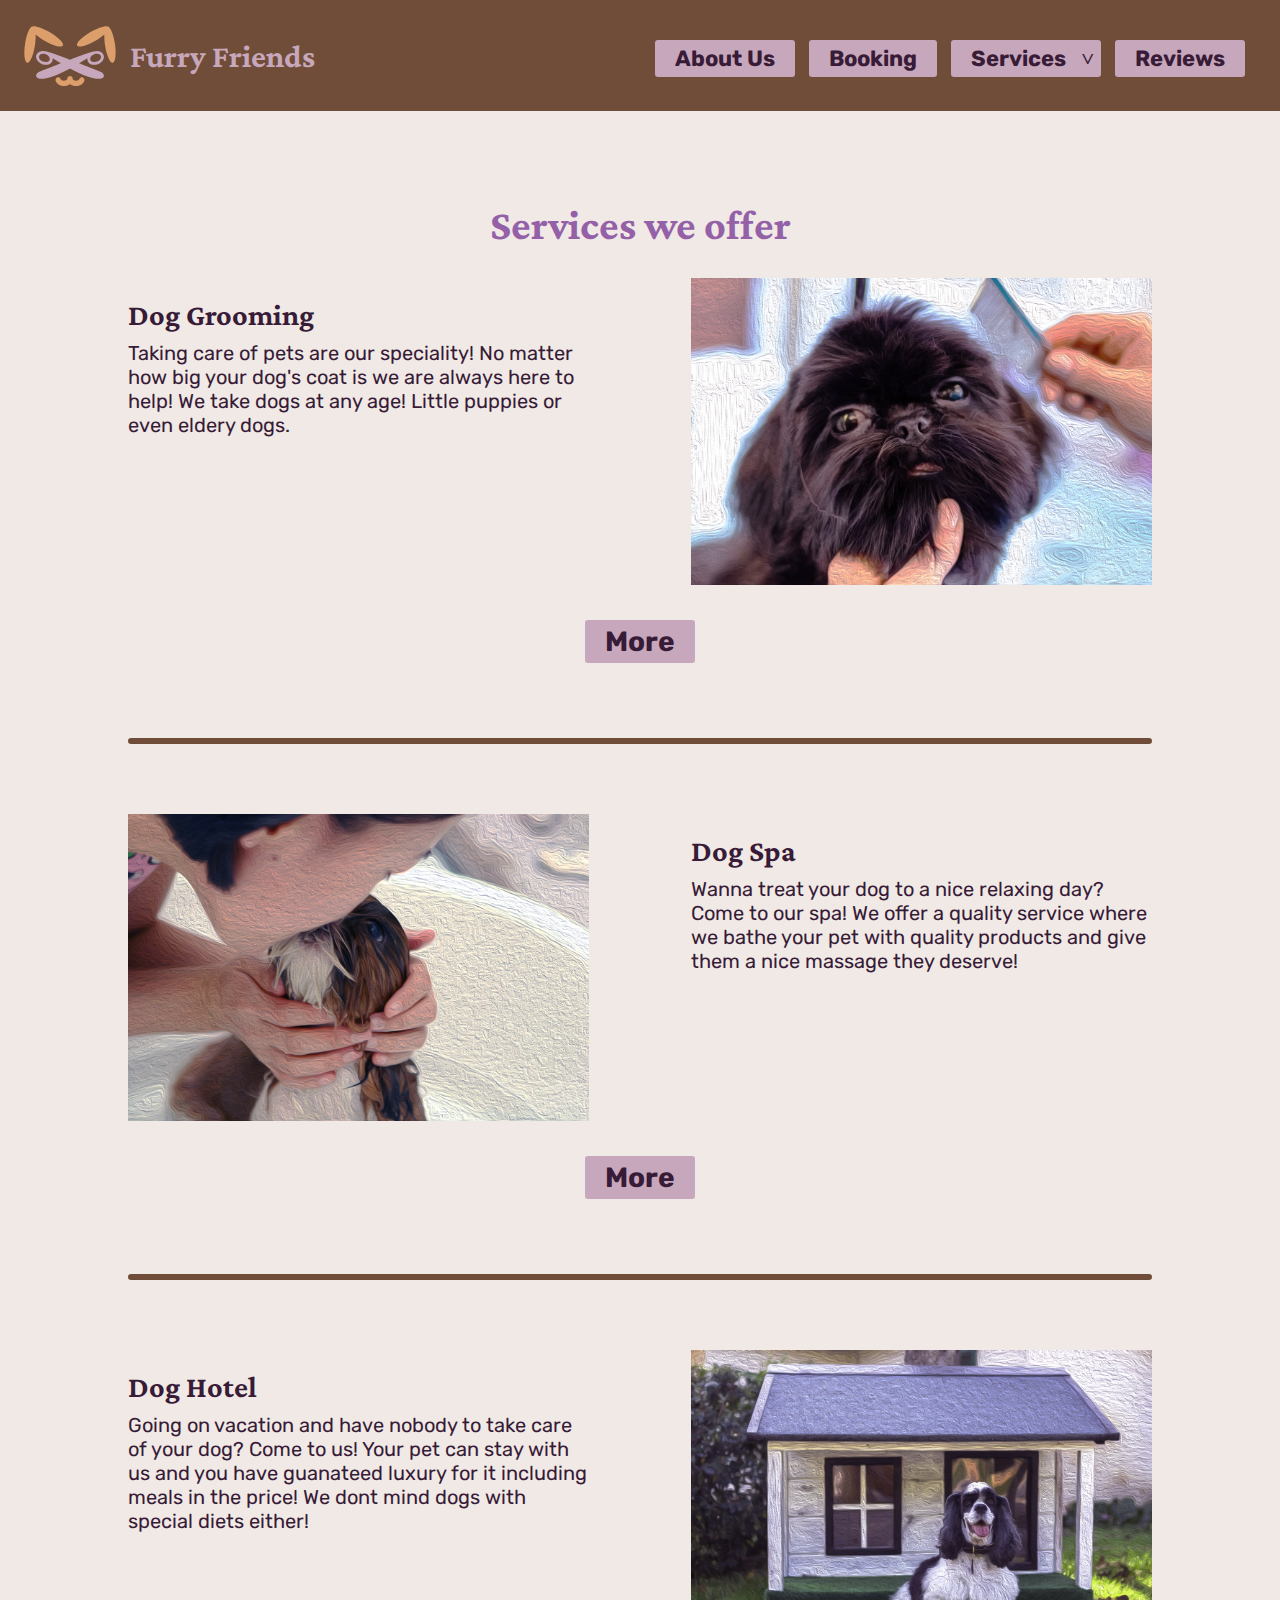
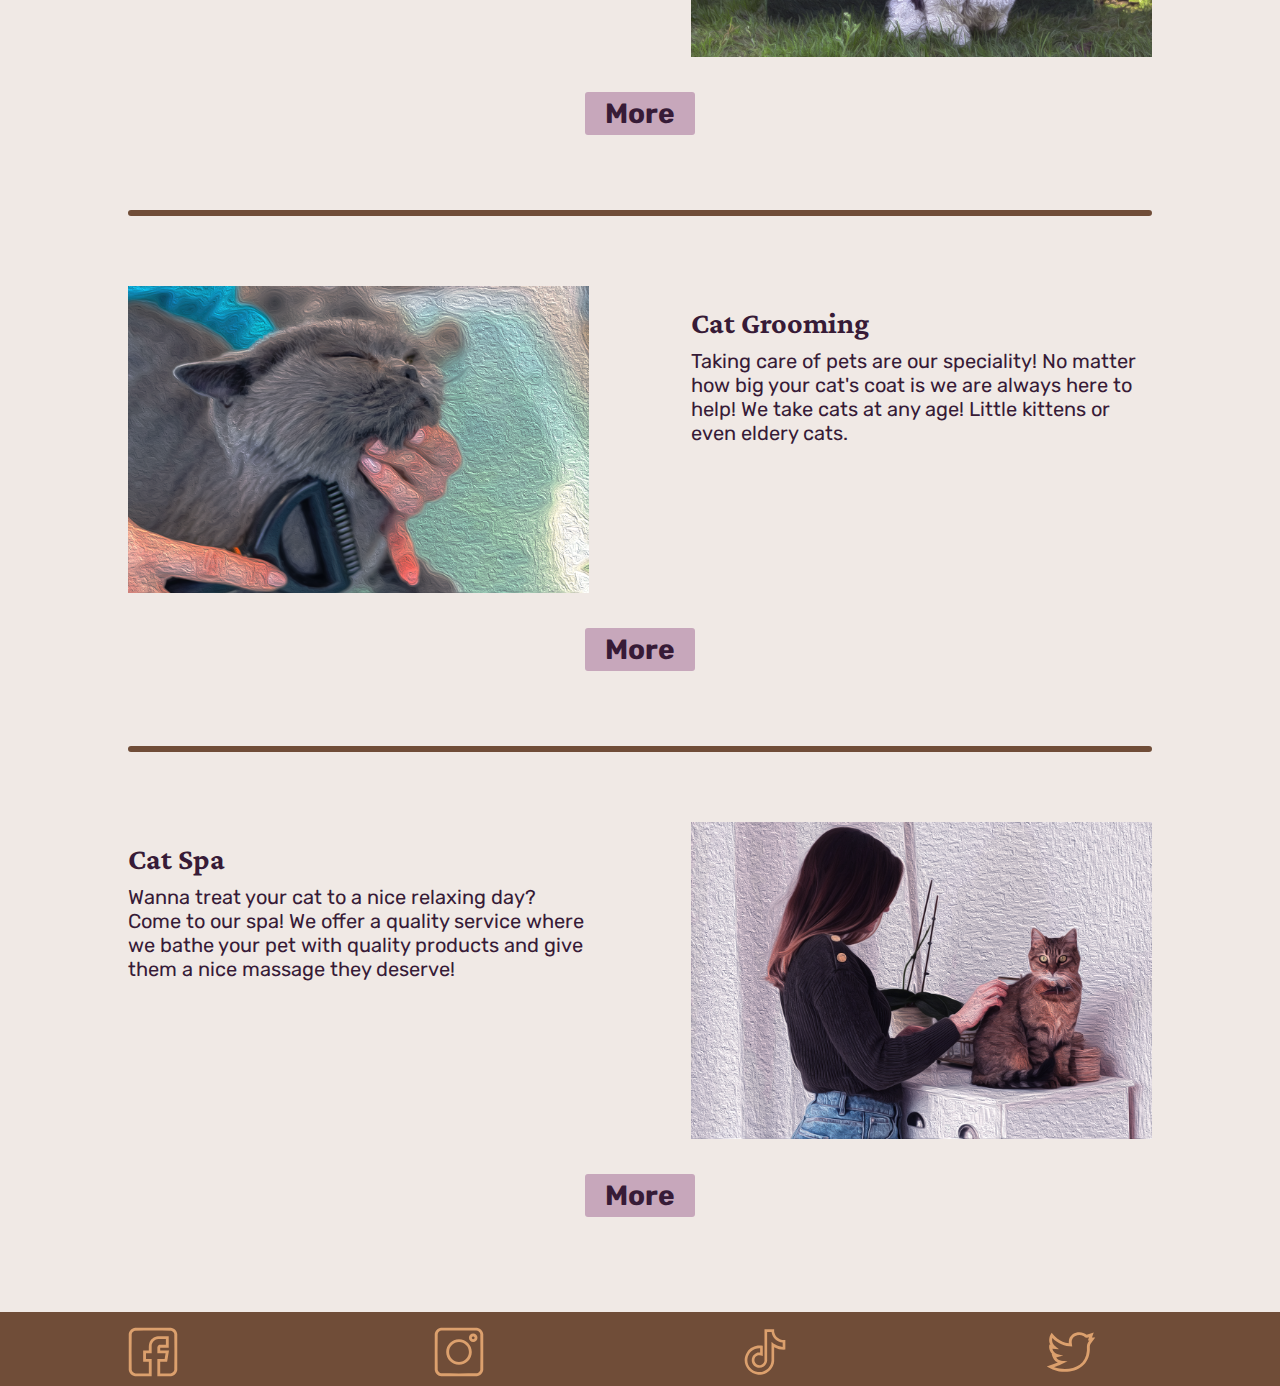
<file: services.html>
<!doctype html>
<html>
<head>
<meta charset="utf-8">
<meta name="viewport" content="width=device-width, initial-scale-1.0">
<meta http-equiv="X-UA-Compatible" content="IE-edge">
<title>Services</title>
	<link href="css/layout.css" rel="stylesheet" type="text/css">
	<link href="css/bootstrap-4.4.1.css" rel="stylesheet" type="text/css">
</head>

<body>
	<header>
  		<a href="index.html"><img class="logo" src="images/logo-01.svg" alt="Logo of Furry Friends" width="100px"/></a>
		<h1>Furry Friends</h1>
		<nav class="desktop">
			<a href="about.html">About Us</a>
			<a href="booking.html">Booking</a>
			<a href="services.html">Services</a>
			<a onclick="myFunction2()" class="dropservices">˅</a>
			<div class="dropd" id="drop1">
				<a class="link" href="dog-grooming.html">Dog Grooming</a>
				<a class="link" href="dog-spa.html">Dog Spa</a>
				<a class="link" href="dog-hotel.html">Dog Hotel</a>
				<a class="link" href="cat-grooming.html">Cat Grooming</a>
				<a class="link" href="cat-spa.html">Cat Spa</a>
			</div>
			<a href="reviews.html">Reviews</a>
		</nav>
		
		<nav class="mobile">
			<img src="images/hamburger.svg" width="80px" onclick="myFunction()" alt="Hamburger Menu"/>
			<div class="drop" id="drop2">
				<a class="link" href="dog-grooming.html">Dog Grooming</a>
				<a class="link" href="dog-spa.html">Dog Spa</a>
				<a class="link" href="dog-hotel.html">Dog Hotel</a>
				<a class="link" href="cat-grooming.html">Cat Grooming</a>
				<a class="link" href="cat-spa.html">Cat Spa</a>
			</div>
		</nav>
    </header>
	
	<main>
		<h2>Services we offer</h2>
		
		<div class="row">
			<div class="col2">
				<h3>Dog Grooming</h3>
				<p>Taking care of pets are our speciality! No matter how big your dog's coat is we are always here to help! We take dogs at any age! Little puppies or even eldery dogs.</p>
			</div>
			<div class="col2v2"><img src="images/dog-grooming.png" alt="Dog getting groomed"></div>
		</div>
		<div class="center"><a href="dog-grooming.html" class="link">More</a></div>
		
		<hr>
		
		<div class="row">
			<div class="col2"><img src="images/dog-spa.png" alt="Dog getting a spa"></div>
			<div class="col2v2">
				<h3>Dog Spa</h3>
				<p>Wanna treat your dog to a nice relaxing day? Come to our spa! We offer a quality service where we bathe your pet with quality products and give them a nice massage they deserve!</p>
			</div>
		</div>
		<div class="center"><a href="dog-spa.html" class="link">More</a></div>
		
		<hr>
		
		<div class="row">
			<div class="col2">
				<h3>Dog Hotel</h3>
				<p>Going on vacation and have nobody to take care of your dog? Come to us! Your pet can stay with us and you have guanateed luxury for it including meals in the price! We dont mind dogs with special diets either!</p>
			</div>
			<div class="col2v2"><img src="images/dog-hotel.png" alt="Dog ned to a Dog Hotel"></div>
		</div>
		<div class="center"><a href="dog-hotel.html" class="link">More</a></div>
		
		<hr>
		
		<div class="row">
			<div class="col2"><img src="images/cat-grooming.png" alt="Cat getting groomed"></div>
			<div class="col2v2">
				<h3>Cat Grooming</h3>
				<p>Taking care of pets are our speciality! No matter how big your cat's coat is we are always here to help! We take cats at any age! Little kittens or even eldery cats.</p>
			</div>
		</div>
		<div class="center"><a href="cat-grooming.html" class="link">More</a></div>
		
		<hr>
		
		<div class="row">
			<div class="col2">
				<h3>Cat Spa</h3>
				<p>Wanna treat your cat to a nice relaxing day? Come to our spa! We offer a quality service where we bathe your pet with quality products and give them a nice massage they deserve!</p>
			</div>
			<div class="col2v2"><img src="images/cat-spa.png" alt="Cat getting a care"></div>
		</div>
		<div class="center"><a href="cat-spa.html" class="link">More</a></div>
		
	</main>
	
	<footer>
		<div class="row">
	    <a href="https://www.facebook.com/"><img src="images/icons_facebook.svg" width="50px" alt="facebook"/></a>
		<a href="https://www.instagram.com/"><img src="images/icons_instagram.svg" width="50px" alt="instagram"/></a>
		<a href="https://www.tiktok.com"><img src="images/icons_tiktok.svg" width="50px" alt="tiktok"/></a>
		<a href="https://x.com"><img src="images/icons_twitter.svg" width="50px" alt="twitter"/></a>
		</div>
	</footer>
<script src="js/jquery-3.4.1.min.js"></script>
<script src="js/popper.min.js"></script>
<script src="js/bootstrap-4.4.1.js"></script>
<script src="js/myscripts.js"></script>
</body>
</html>
</file>
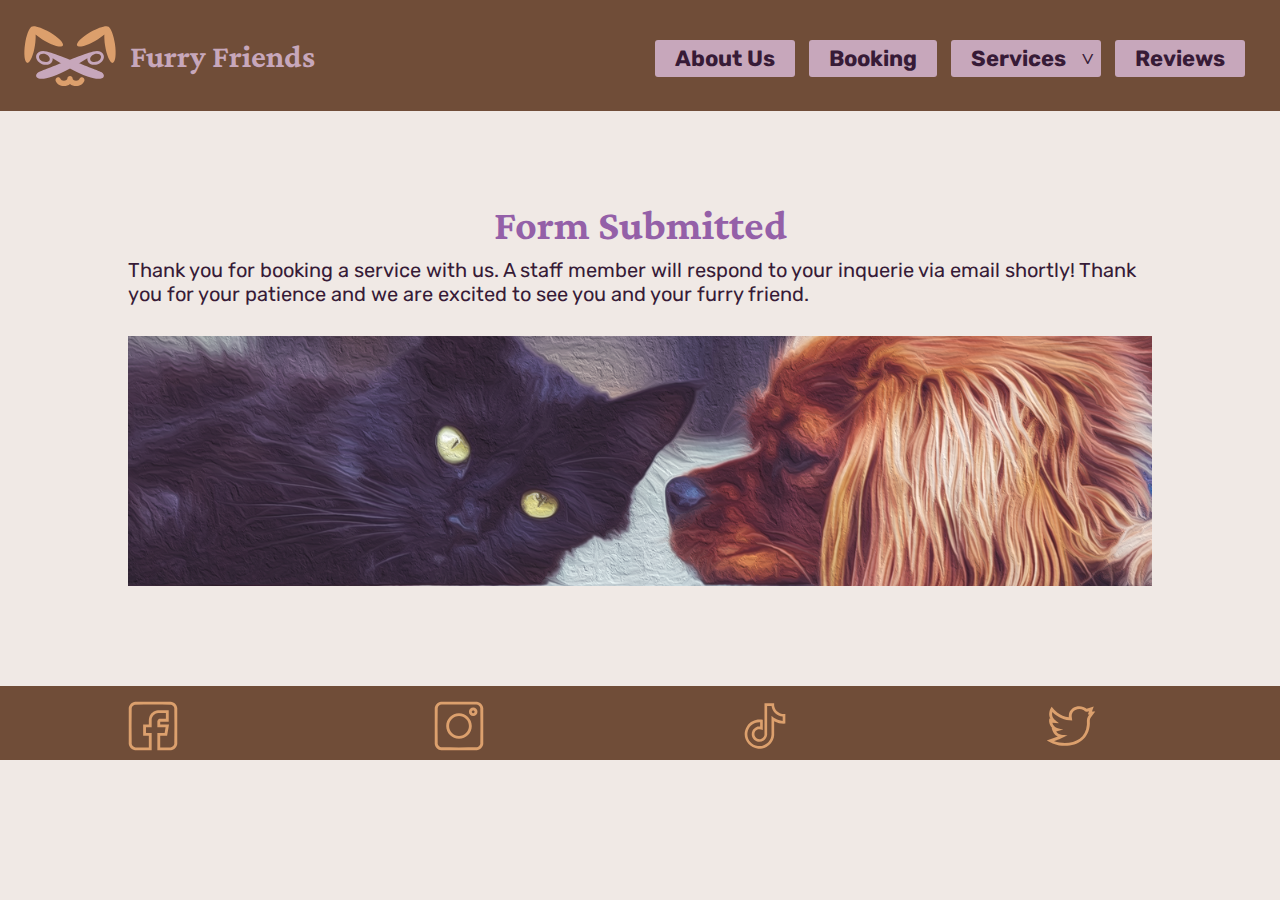
<file: submitted.html>
<!doctype html>
<html>
<head>
<meta charset="utf-8">
<meta name="viewport" content="width=device-width, initial-scale-1.0">
<meta http-equiv="X-UA-Compatible" content="IE-edge">
<title>Form Submitted</title>
<link href="css/layout.css" rel="stylesheet" type="text/css">
<link href="css/bootstrap-4.4.1.css" rel="stylesheet" type="text/css">
</head>

	
<body>
	<header>
		<a href="index.html"><img class="logo" src="images/logo-01.svg" alt="Logo of Furry Friends" width="100px" /></a>
		<h1>Furry Friends</h1>
		<nav class="desktop">
			<a href="about.html">About Us</a>
			<a href="booking.html">Booking</a>
			<a href="services.html">Services</a>
			<a onclick="myFunction2()" class="dropservices">˅</a>
			<div class="dropd" id="drop1">
				<a class="link" href="dog-grooming.html">Dog Grooming</a>
				<a class="link" href="dog-spa.html">Dog Spa</a>
				<a class="link" href="dog-hotel.html">Dog Hotel</a>
				<a class="link" href="cat-grooming.html">Cat Grooming</a>
				<a class="link" href="cat-spa.html">Cat Spa</a>
			</div>
			<a href="reviews.html">Reviews</a>
		</nav>

		<nav class="mobile">
			<img src="images/hamburger.svg" width="80px" onclick="myFunction()" alt="Hamburger Menu" />
			<div class="drop" id="drop2">
				<a class="link" href="dog-grooming.html">Dog Grooming</a>
				<a class="link" href="dog-spa.html">Dog Spa</a>
				<a class="link" href="dog-hotel.html">Dog Hotel</a>
				<a class="link" href="cat-grooming.html">Cat Grooming</a>
				<a class="link" href="cat-spa.html">Cat Spa</a>
			</div>
		</nav>
	</header>
	
	<main>
		<h2>Form Submitted</h2>
		<p>Thank you for booking a service with us. A staff member will respond to your inquerie via email shortly! Thank you for your patience and we are excited to see you and your furry friend.</p>
		<section class="mainimg">
		</section>
	</main>
	
	<footer>
		<div class="row">
	    <a href="https://www.facebook.com/"><img src="images/icons_facebook.svg" width="50px" alt="facebook"/></a>
		<a href="https://www.instagram.com/"><img src="images/icons_instagram.svg" width="50px" alt="instagram"/></a>
		<a href="https://www.tiktok.com"><img src="images/icons_tiktok.svg" width="50px" alt="tiktok"/></a>
		<a href="https://x.com"><img src="images/icons_twitter.svg" width="50px" alt="twitter"/></a>
		</div>
	</footer>
<script src="js/jquery-3.4.1.min.js"></script>
<script src="js/popper.min.js"></script>
<script src="js/bootstrap-4.4.1.js"></script>
<script src="js/myscripts.js"></script>
</body>
</html>
</file>
<file: css/layout.css>
@import url('https://fonts.googleapis.com/css2?family=Crimson+Pro:ital,wght@0,200..900;1,200..900&display=swap');
@import url('https://fonts.googleapis.com/css2?family=Crimson+Pro:ital,wght@0,200..900;1,200..900&family=Rubik:ital,wght@0,300..900;1,300..900&display=swap');

*, *::after, *::before{
	margin: 0;
	padding: 0;
	box-sizing:border-box;
}

/*  MAIN COMPONENTS   */

header{
    background-color: #704D38;
    height: 111px;
	width: 100%;
	position: sticky;
	z-index:1;
	top: 0px;
}
.mainimg{
    background-image: url(../images/dog-and-cat.png);
    height: 250px;
    margin-top: 140px;
	margin-top: 30px;
    background-attachment: scroll;
    background-size: cover;
    background-position: center;
    background-clip: content-box;
    margin-right: 0px;
} /*first image at the page*/
main{
	padding-left: 10%;
    padding-right: 10%;
}
main img{
	width: 100%;
}
body{
	background-color: #F0E9E5;
}
.logo{
    margin-top: 20px;
    margin-right: 0px;
    margin-left: 20px;
    margin-bottom: 20px;
    float: left;
}
footer{
    margin-top: 100px;
    background-color: #704D38;
    height: 74px;
}
footer a{
    margin-top: 15px;
    margin-left: 10%;
	margin-right: 10%;
}

iframe{
	width: 100%;
}

hr{
	border: hsla(22,33%,33%,1.00) solid 3px;
	margin-bottom: 50px;
	border-radius: 10px;
}

/*   DROP DOWN MENU NAVIGATION*/
nav a{
    color: #371B37;
    font-family: "Rubik", serif;
    font-weight: bold;
    text-decoration: none;
    text-align: center;
    font-size: 22px;
    border-radius: 3px;
    background-color: #C7A7BB;
    padding-left: 20px;
    padding-top: 5px;
    padding-right: 20px;
    padding-bottom: 5px;
    margin-top: 10px;
    margin-left: 5px;
    margin-right: 5px;
    margin-bottom: 10px;
	
}
nav a:hover{
	color: #C7A7BB;
	background-color: #371B37;
}
.desktop{
    float: right;
    margin-right: 30px;
    margin-top: 45px;
}
.mobile{
	float: right;
    margin-top: 20px;
    margin-right: 25px;
	position: relative;
}
.mobile img{
	cursor: pointer;
}
.drop{
    background-color: #704D38;
    display: none;
    position: absolute;
    min-width: 222px;
    box-shadow: 0px 8px 16px 0px rgba(0,0,0,0.2);
    margin-left: -116px;
    margin-top: -5px;
	padding-top: 15px;
    padding-bottom: 15px;
    padding-left: 10px;
    padding-right: 10px;
    border-radius: 5px;
}
.drop .link{
    margin: 12px 16px;
    display: block;
}

.dropd{
    background-color: hsla(22,32%,38%,1.00);
	display: none;
    position: absolute;
    min-width: 186px;
    box-shadow: 0px 8px 16px 0px rgba(0,0,0,0.2);
    margin-left: 24%;
    margin-top: 19px;
    padding-top: 8px;
    padding-bottom: 15px;
    padding-left: 10px;
    padding-right: 10px;
    border-radius: 5px;
}
.linkdrop{
	margin-top: 9px;
    margin-right: 4px;
    margin-left: 4px;
    margin-bottom: 4px;
    display: block;
	font-size: 22px;
}

.dropservices{
    margin-left: -21px;
    padding-left: 7px;
    padding-right: 7px;
}


/*   TEXT  */
h1{
    font-family: "Crimson Pro", serif;
    margin-top: 38px;
    margin-right: 0px;
    margin-left: 10px;
    margin-bottom: 10px;
    float: left;
	color: #C7A7BB;
}
h2{
	font-family: "Crimson Pro", serif;
	font-weight: bold;
	color: #9460A8;
	font-size: 42px;
	text-align: center;
	margin-top: 90px;
	margin-bottom: 10px;
}
h3{
	font-family: "Crimson Pro", serif;
	font-weight: bold;
	color: #371B37;
	font-size: 30px;
	margin-top: 20px;
	margin-bottom: 10px;
}
.light{
	opacity: 0;
	padding-top: 15%;
    padding-bottom: 15%;
}
.light:hover{
    opacity: 1;
    text-align: center;
    color: #F0E9E5;
    background-color: #371B37;
}
p{
	font-family: "Rubik", serif;
	color: #371B37;
	font-size: 20px;
	margin-bottom: 10px;
}
.link{
    color: #371B37;
    font-family: "Rubik", serif;
    font-weight: bold;
    text-decoration: none;
    text-align: center;
    font-size: 28px;
    border-radius: 3px;
    background-color: #C7A7BB;
    padding-left: 20px;
    padding-top: 5px;
    padding-right: 20px;
    padding-bottom: 5px;
}
.link:hover{
	color: #C7A7BB;
	background-color: #371B37;
}
.linksmall{
	color: #371B37;
    font-family: "Rubik", serif;
    font-weight: bold;
    text-decoration: none;
    text-align: center;
    font-size: 18px;
    border-radius: 3px;
    background-color: #C7A7BB;
    padding-left: 20px;
    padding-top: 5px;
    padding-right: 20px;
    padding-bottom: 5px;
}
.link:hover{
	color: #C7A7BB;
	background-color: #371B37;
}
.linkdark{    
	color: #C7A7BB;
	background-color: #371B37;
    font-family: "Rubik", serif;
    font-weight: bold;
    text-decoration: none;
    text-align: center;
    font-size: 28px;
    border-radius: 3px;
    padding-left: 20px;
    padding-top: 5px;
    padding-right: 20px;
    padding-bottom: 5px;
}
.linkdark:hover{
	color: #371B37;
    background-color: #C7A7BB;
}


/*   DIVS  */
.center{
	margin: auto;
	margin-top: 40px;
	text-align: center;
	margin-bottom: 80px;
}
.row{
	display: flex;
	margin: auto;
}
.col1img{
    width: 45%;
    height: 230px;
    margin-top: 20px;
    background-attachment: scroll;
    background-size: cover;
    background-position: center;
    background-clip: content-box;
    background-image: url("../images/cat-grooming.png");
    margin-right: 5%;
    border-radius: 3px;
	opacity: 0.7;
}
.col1img:hover{
	opacity: 1;
	background-color: #371B37;
	background-image: none;
}
.col2img{
    width: 45%;
    height: 230px;
    margin-top: 20px;
    background-attachment: scroll;
    background-size: cover;
    background-position: center;
    background-clip: content-box;
    background-image: url(../images/dog-spa.png);
    margin-left: 5%;
	border-radius: 3px;
	opacity: 0.7;
}
.col2img:hover{
	opacity: 1;
	background-color: #371B37;
	background-image: none;
}
.col2{
    width: 45%;
    margin-right: 5%;
	margin-top: 20px;
}
.col2v2{
    width: 45%;
    margin-left: 5%;
	margin-top: 20px;
}
.col3{
	width: 31.33%;
	margin-right: 1%;
	margin-left: 1%;
}

/*   REVIEW PROFILES  */
.profile{
    display: flex;
    align-items: center;
    margin-bottom: 5px;
	margin-top: 50px;
}
.profile h3{
    margin-left: 10px;	
}
.profile img{
    border-radius: 50%;
	width: 50px;
}



/*   FORM   */

fieldset{
	border: none;
	margin-top: 30px;
}

legend{
	margin-bottom: 10px;
}

#dogg, #dogs, #dogh, #catg, #cats, #dog, #cat{
	font-family: "Rubik", serif;
	font-size: 18px;
	color: #9460A8;
	border: #9460A8 5px solid;
	border-radius: 5px;
	padding-left: 50px;
	padding-right: 50px;
	padding-bottom: 5px;
	padding-top: 5px;
	margin-top: 10px;
	margin-right: 10px;
	background: none;
}

#dogg:focus, #dogs:focus, #dogh:focus, #catg:focus, #cats:focus, #dog:focus, #cat:focus{
	background: hsla(323,22%,72%,1.00);
}

textarea{
    border: none;
    font-family: "Rubik", serif;
	color: hsla(323,22%,72%,1.00);
}

#submit{
	color: #C7A7BB;
	background-color: #371B37;
    font-family: "Rubik", serif;
    font-weight: bold;
    text-decoration: none;
    text-align: center;
    font-size: 28px;
    border-radius: 3px;
    padding-left: 20px;
    padding-top: 5px;
    padding-right: 20px;
    padding-bottom: 5px;
	margin: auto;
}

#submit:hover{
	color: #371B37;
    background-color: #C7A7BB;
}

#count, #doghlenght, #avalibility, #name, #telephone, #email, #questions{
	background: none;
	border: #9460A8 solid 5px;
	height: 30px;
	border-radius: 5px;
}

#questions{
	height: 60px;
}


/*   MEDIA*/

@media (min-width:960px){
	.mobile{
		display: none;
	}
} /*DESKTOP VIEW*/

@media (max-width:960px){
	.desktop{
		display: none;
	}
	
	.row{
		display: block;
		margin: auto;
	}
	
	.col1img{
		width: 100%;
		margin: 0;
	}
	
	.col2{
		width: 100%;
		margin: 0;
	}
	
	.col2img{
		width: 100%;
		margin: 0;
	}
	
	.col2v2{
		width: 100%;
		margin: 0;
	}
	
	footer a{
    	margin-left: 5%;
		margin-right: 5%;
	}
}  /*MOBILE VIEW*/
</file>
